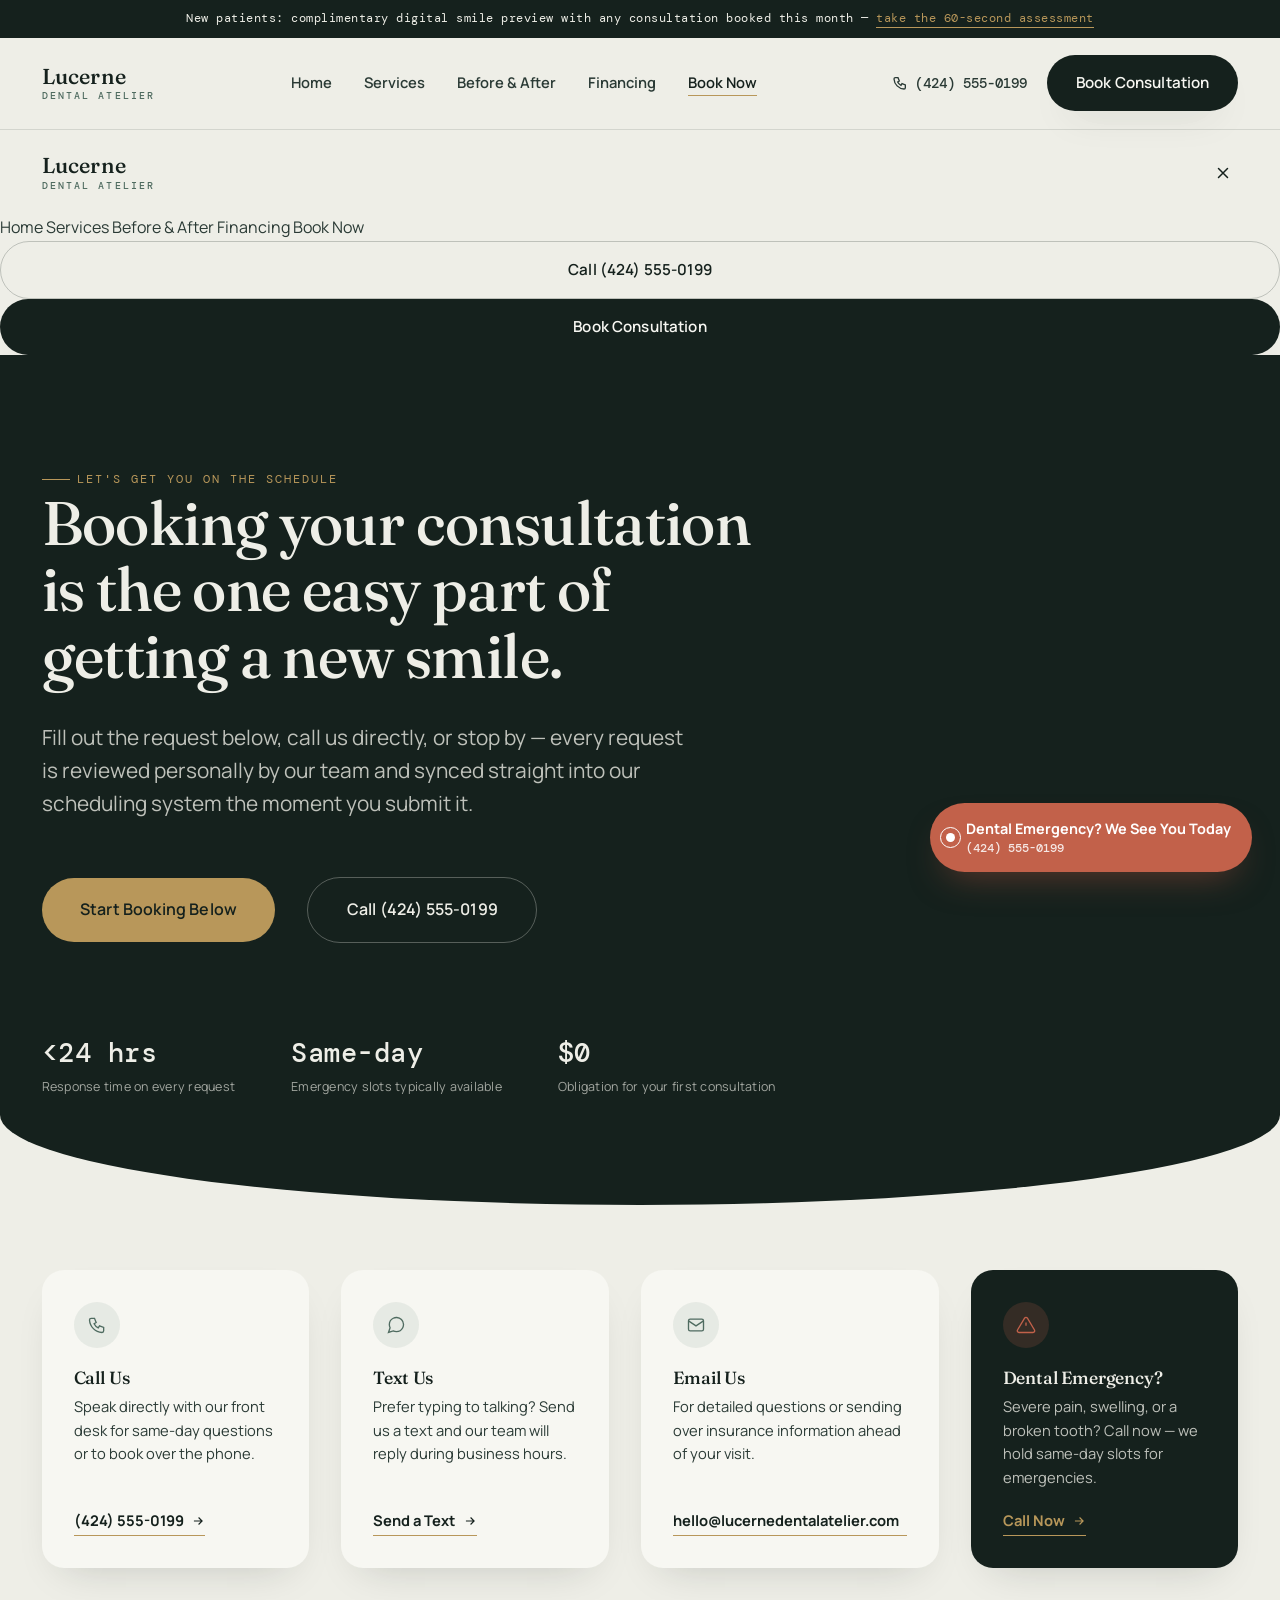
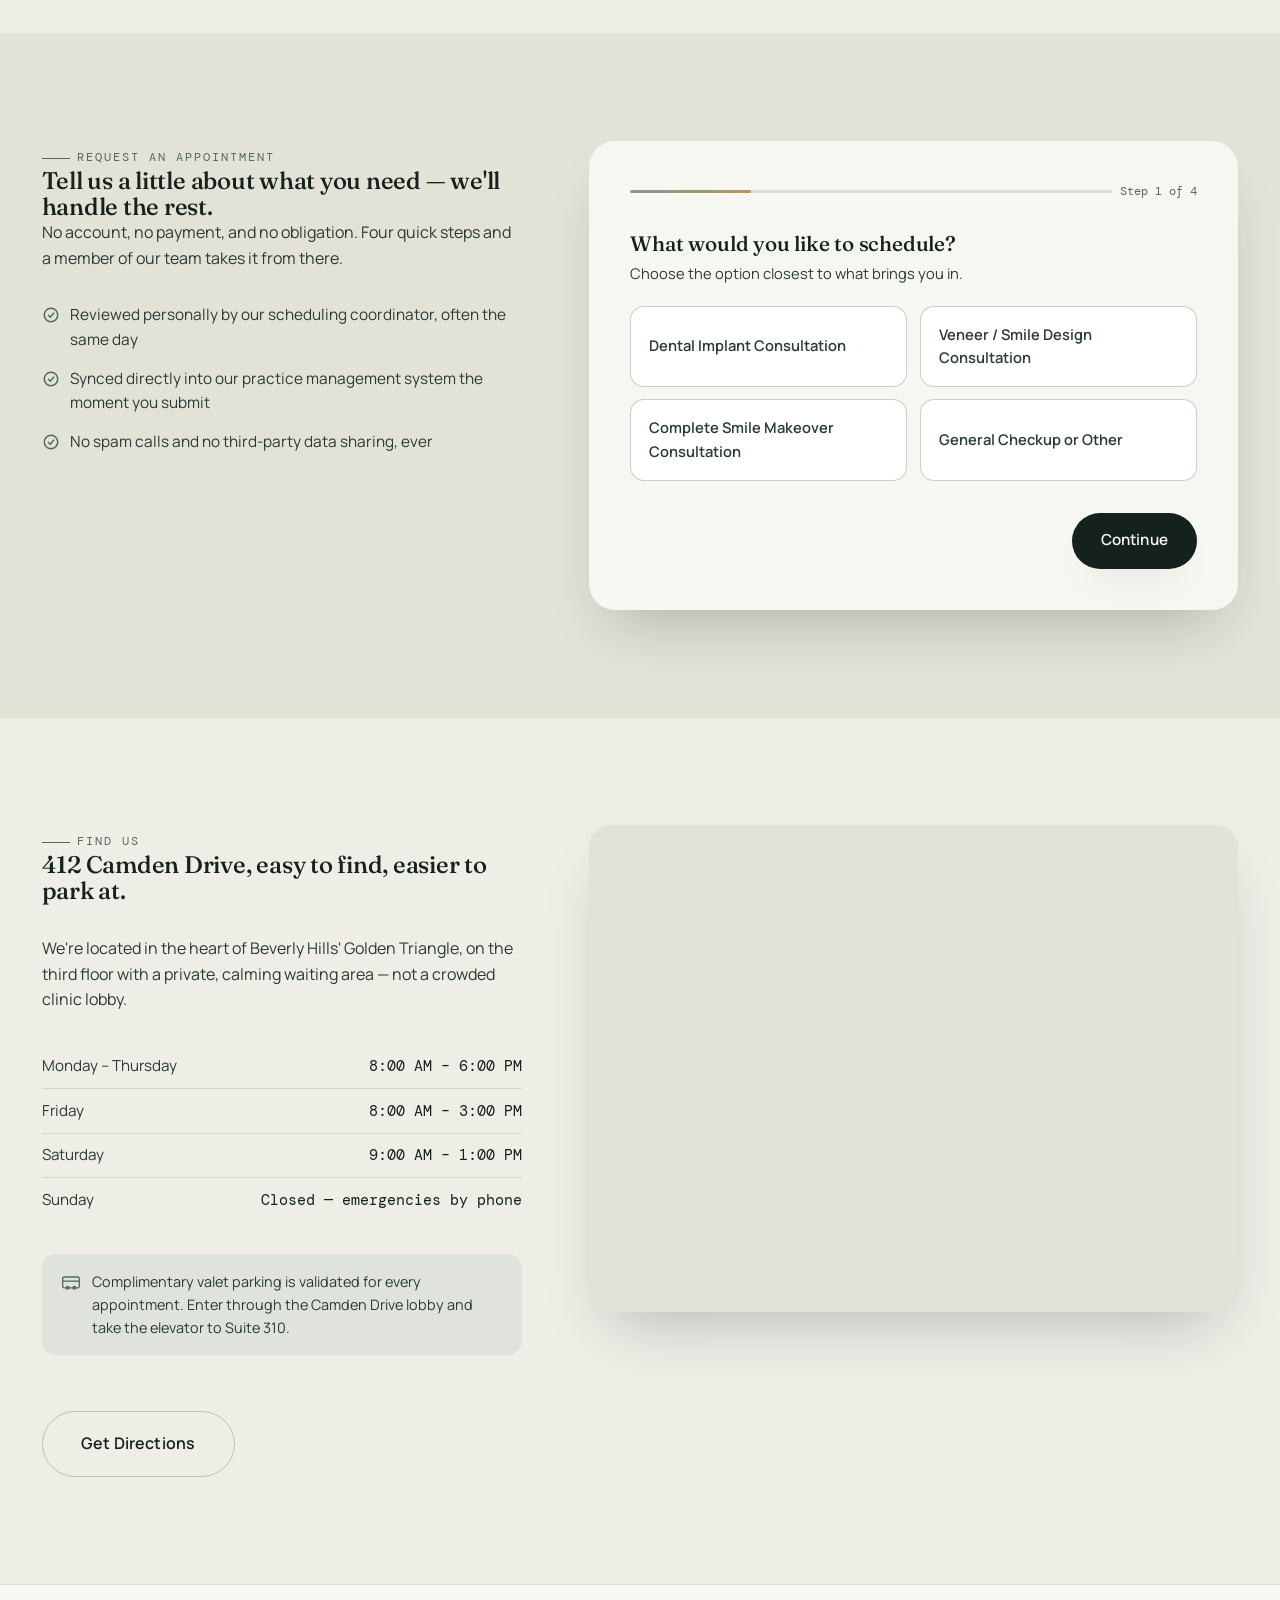
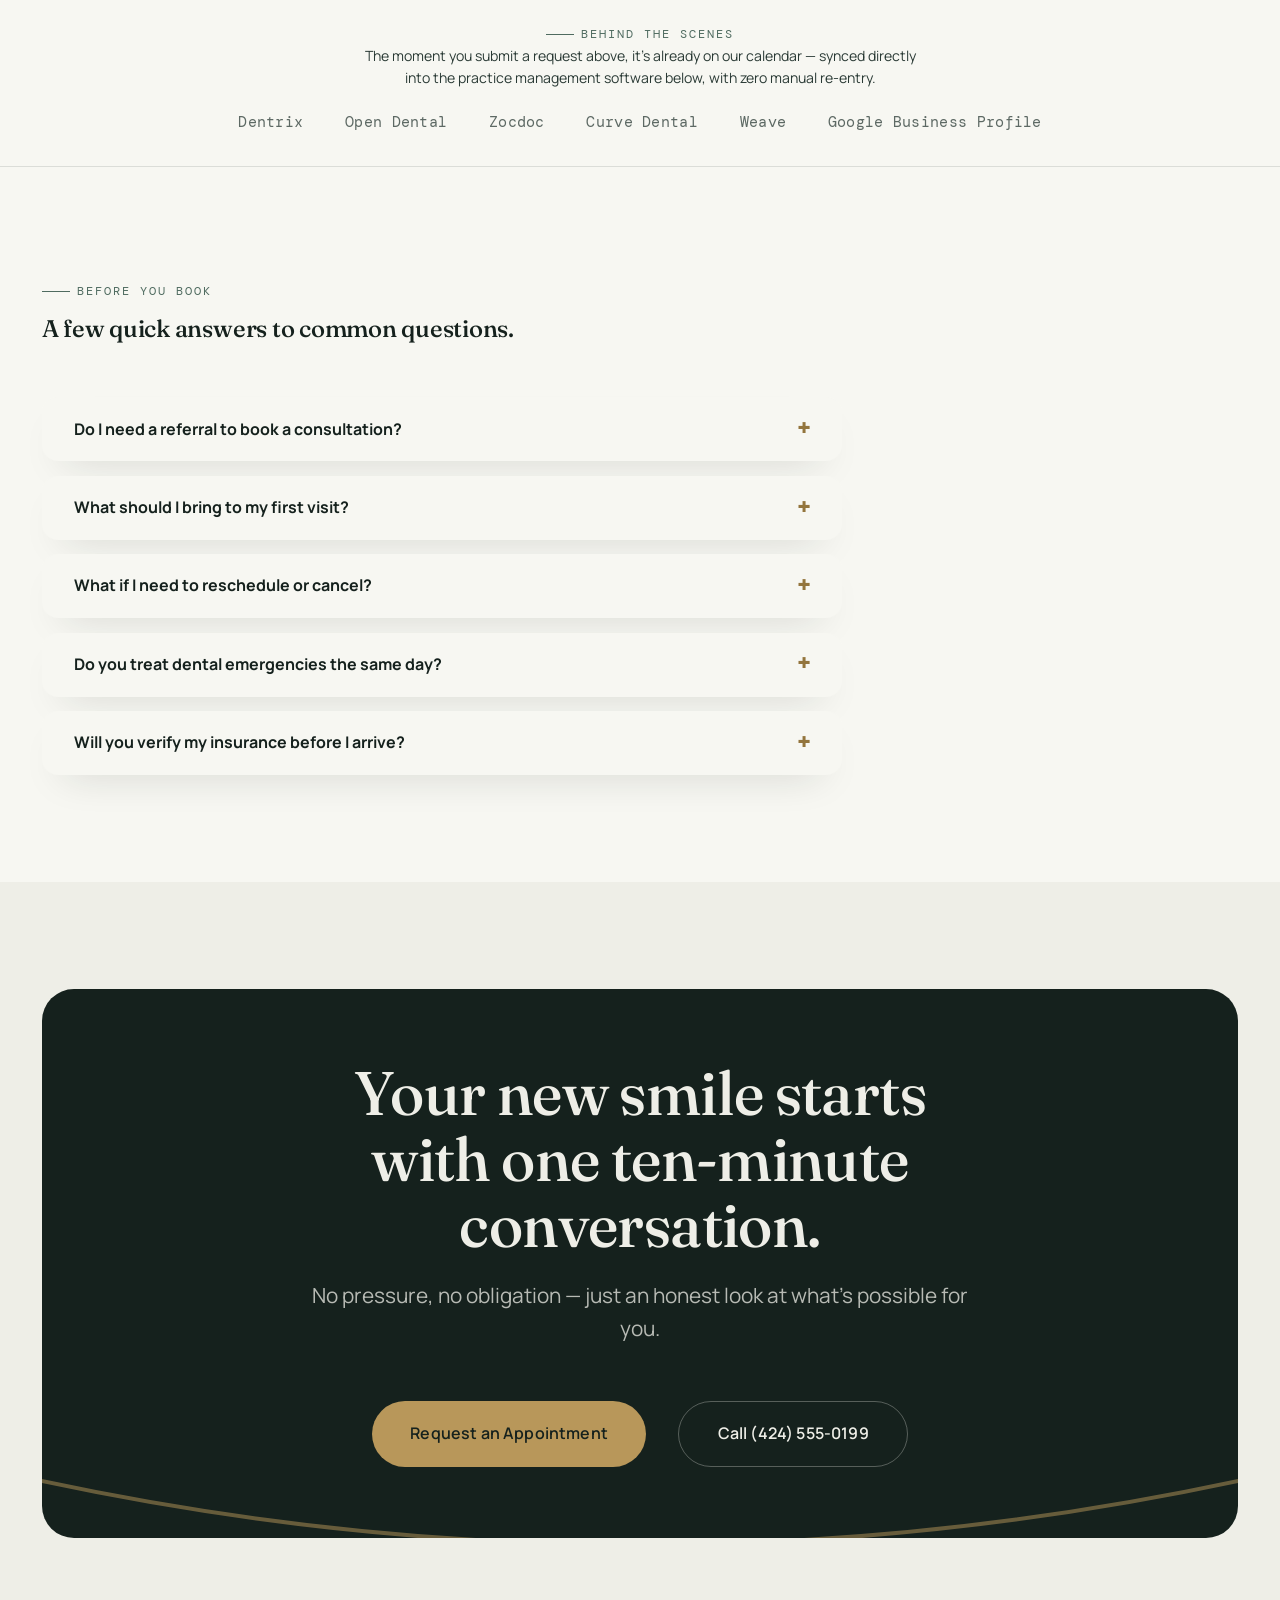
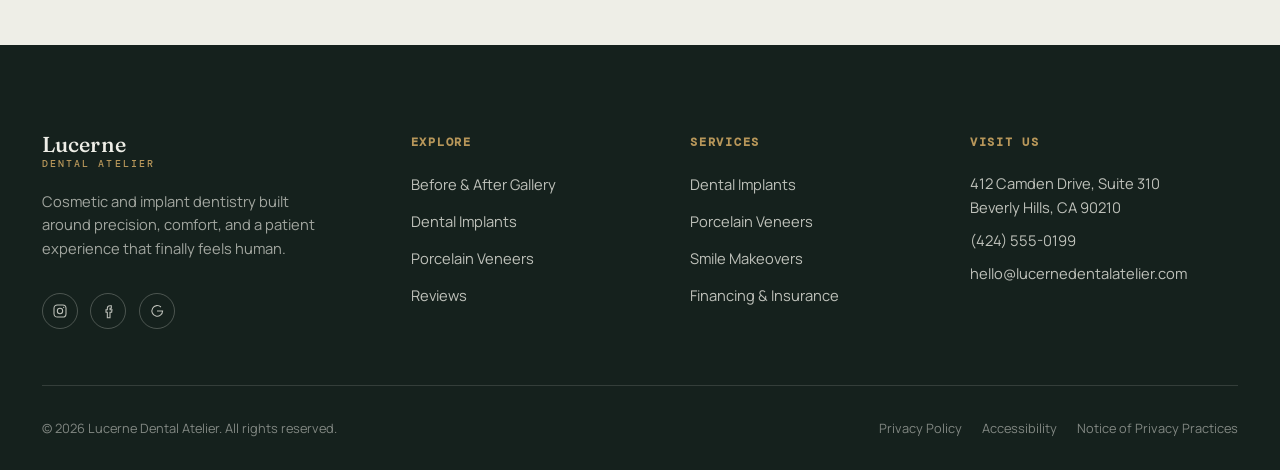
<file: contact.html>
<!DOCTYPE html>
<html lang="en">
<head>
<meta charset="UTF-8">
<meta name="viewport" content="width=device-width, initial-scale=1.0">
<title>Contact &amp; Book a Consultation | Lucerne Dental Atelier — Beverly Hills, CA</title>
<meta name="description" content="Book a consultation at Lucerne Dental Atelier in Beverly Hills, CA. Request an appointment online, call, or visit us — plus same-day emergency care and clear directions.">

<!-- ===================================================================
     LOCAL SEO CUSTOMIZATION ZONE
     Swap business name, NAP, geo-coordinates, and review counts to
     match the deployed clinic. The map embed URL below uses a plain
     address query (no API key required) as a reliable fallback if
     the Google Maps JavaScript API isn't provisioned for this client.
     =================================================================== -->
<link rel="canonical" href="https://www.lucernedentalatelier.com/contact.html">
<meta property="og:type" content="website">
<meta property="og:title" content="Contact &amp; Book a Consultation — Lucerne Dental Atelier">
<meta property="og:description" content="Request an appointment online, call our office, or stop by — including same-day emergency care.">
<meta property="og:image" content="https://picsum.photos/seed/lucerne-contact-og-share/1200/630">
<meta property="og:url" content="https://www.lucernedentalatelier.com/contact.html">

<script type="application/ld+json">
{
  "@context": "https://schema.org",
  "@graph": [
    {
      "@type": "BreadcrumbList",
      "itemListElement": [
        { "@type": "ListItem", "position": 1, "name": "Home", "item": "https://www.lucernedentalatelier.com/" },
        { "@type": "ListItem", "position": 2, "name": "Contact & Book", "item": "https://www.lucernedentalatelier.com/contact.html" }
      ]
    },
    {
      "@type": "FAQPage",
      "mainEntity": [
        {
          "@type": "Question",
          "name": "Do I need a referral to book a consultation?",
          "acceptedAnswer": { "@type": "Answer", "text": "No referral is needed. You can request a consultation directly online or by phone, whether you're a new or returning patient." }
        },
        {
          "@type": "Question",
          "name": "What should I bring to my first visit?",
          "acceptedAnswer": { "@type": "Answer", "text": "Bring a photo ID, your insurance card if applicable, and a list of any current medications. If you have recent X-rays from another provider, feel free to bring those too." }
        },
        {
          "@type": "Question",
          "name": "Do you treat dental emergencies the same day?",
          "acceptedAnswer": { "@type": "Answer", "text": "Yes. Call our office directly and we'll do everything possible to see you the same day for urgent issues like severe pain, swelling, or a broken tooth." }
        }
      ]
    }
  ]
}
</script>
<!-- END LOCAL SEO CUSTOMIZATION ZONE -->

<link rel="stylesheet" href="style.css">
<style>
/* -------------------------------------------------------------
   PAGE-SPECIFIC: CONTACT & FRICTIONLESS BOOKING
   Built on top of the shared token system in style.css — every
   color, font, radius, and spacing value below references the
   same custom properties used sitewide.
------------------------------------------------------------- */

.main-nav__links a[aria-current="page"] { color: var(--ink); }
.main-nav__links a[aria-current="page"]::after { right: 0; }

.page-hero h1 { color: var(--porcelain); font-size: var(--fs-h1); max-width: 19ch; }
.page-hero p.hero__sub { color: rgba(238,238,231,0.78); }
.page-hero .hero__trust-item .stat-number { color: var(--porcelain); }
.page-hero .hero__trust-item span { color: rgba(238,238,231,0.65); }

/* Contact method cards */
.contact-card {
  background: var(--porcelain-flat);
  border-radius: var(--radius-card);
  padding: var(--space-md);
  box-shadow: var(--shadow-card);
  height: 100%;
  display: flex;
  flex-direction: column;
  transition: transform 0.4s var(--ease-smile), box-shadow 0.4s var(--ease-smile);
}
.contact-card:hover { transform: translateY(-5px); box-shadow: var(--shadow-soft); }
.contact-card__icon {
  width: 46px; height: 46px;
  border-radius: 50%;
  display: flex; align-items: center; justify-content: center;
  background: var(--sage-tint);
  color: var(--sage-deep);
  margin-bottom: var(--space-sm);
}
.contact-card--urgent { background: var(--ink); }
.contact-card--urgent .contact-card__icon { background: rgba(194,97,74,0.18); color: var(--clay); }
.contact-card--urgent h3, .contact-card--urgent p { color: var(--porcelain); }
.contact-card--urgent p { opacity: 0.78; }
.contact-card h3 { font-size: 1.1rem; margin-bottom: 0.5rem; }
.contact-card p { font-size: 0.92rem; flex-grow: 1; margin-bottom: var(--space-sm); }

/* Booking quiz copy column reuses assessment__wrap / quiz from style.css */
.assessment__wrap.booking-wrap { align-items: start; }

/* Allow a textarea inside the shared .quiz__field component */
.quiz__field textarea {
  width: 100%;
  padding: 0.9em 1.1em;
  border: 1.5px solid var(--ink-line-strong);
  border-radius: 12px;
  background: var(--white);
  font-family: var(--font-body);
  font-size: 0.95rem;
  resize: vertical;
  min-height: 90px;
}
.quiz__field textarea:focus { border-color: var(--gold); outline: none; }
.quiz__field--optional label span { font-weight: 400; color: var(--ink-soft); font-size: 0.8rem; }

/* Map & visit-us section */
.visit-row {
  display: grid;
  grid-template-columns: 0.85fr 1.15fr;
  gap: clamp(2rem, 1rem + 4vw, 5rem);
  align-items: start;
}
.hours-list { margin-top: var(--space-md); display: flex; flex-direction: column; gap: 0; }
.hours-list__row { display: flex; justify-content: space-between; padding-block: 0.6rem; border-bottom: 1px solid var(--ink-line); font-size: 0.95rem; }
.hours-list__row:last-child { border-bottom: none; }
.hours-list__row dt { color: var(--ink-soft); }
.hours-list__row dd { font-family: var(--font-mono); color: var(--ink); margin: 0; }

.map-frame {
  border-radius: var(--radius-card);
  overflow: hidden;
  box-shadow: var(--shadow-soft);
  aspect-ratio: 4/3;
  background: var(--porcelain-deep);
}
.map-frame iframe { width: 100%; height: 100%; border: 0; display: block; }

.access-note {
  display: flex;
  gap: 0.8em;
  align-items: flex-start;
  font-size: 0.9rem;
  color: var(--ink-soft);
  margin-top: var(--space-md);
  padding: 1rem 1.2rem;
  background: var(--sage-tint);
  border-radius: 14px;
}
.access-note svg { flex-shrink: 0; margin-top: 2px; color: var(--sage-deep); }

/* FAQ accordion */
.faq-list { display: flex; flex-direction: column; gap: 0.9rem; max-width: 800px; }
.faq-item { background: var(--porcelain-flat); border-radius: 16px; padding-inline: var(--space-md); box-shadow: var(--shadow-card); }
.faq-item summary { cursor: pointer; list-style: none; padding-block: 1.2rem; font-weight: 700; font-size: 1rem; color: var(--ink); display: flex; justify-content: space-between; align-items: center; gap: 1rem; }
.faq-item summary::-webkit-details-marker { display: none; }
.faq-item summary::after { content: '+'; flex-shrink: 0; font-family: var(--font-mono); font-size: 1.4rem; line-height: 1; color: var(--gold-deep); transition: transform 0.3s var(--ease-smile); }
.faq-item[open] summary::after { transform: rotate(45deg); }
.faq-item p { padding-bottom: 1.2rem; margin: 0; color: var(--ink-soft); font-size: 0.96rem; }

@media (max-width: 1024px) {
  .visit-row { grid-template-columns: 1fr; }
  .map-frame { max-width: 560px; }
}
@media (max-width: 768px) {
  .page-hero h1 { max-width: none; }
}
</style>
</head>
<body>

<!-- ============== ANNOUNCEMENT BAR ============== -->
<div class="announce-bar">
  New patients: complimentary digital smile preview with any consultation booked this month — <a href="index.html#assessment">take the 60-second assessment</a>
</div>

<!-- ============== HEADER ============== -->
<header class="site-header">
  <div class="container">
    <a href="index.html#top" class="brand">Lucerne<span>Dental Atelier</span></a>

    <nav class="main-nav">
      <ul class="main-nav__links">
        <li><a href="index.html">Home</a></li>
        <li><a href="services.html">Services</a></li>
        <li><a href="gallery.html">Before & After</a></li>
        <li><a href="financing.html">Financing</a></li>
        <li><a href="contact.html" aria-current="page">Book Now</a></li>
      </ul>
    </nav>

    <div class="header-cta">
      <a href="tel:+14245550199" class="header-phone">
        <svg width="16" height="16" viewBox="0 0 24 24" fill="none" stroke="currentColor" stroke-width="2" stroke-linecap="round"><path d="M5 4h4l2 5-2.5 1.5a11 11 0 0 0 5 5L15 13l5 2v4a2 2 0 0 1-2 2A16 16 0 0 1 3 6a2 2 0 0 1 2-2Z"/></svg>
        <span class="label-text">(424) 555-0199</span>
      </a>
      <a href="#book" class="btn btn--primary">Book Consultation</a>
      <button class="nav-toggle" aria-label="Open menu" aria-expanded="false" id="navToggle">
        <svg width="18" height="18" viewBox="0 0 24 24" fill="none" stroke="currentColor" stroke-width="2" stroke-linecap="round"><path d="M3 6h18M3 12h18M3 18h18"/></svg>
      </button>
    </div>
  </div>
</header>

<!-- Mobile drawer -->
<div class="mobile-drawer" id="mobileDrawer">
  <div class="mobile-drawer__top">
    <a href="index.html#top" class="brand">Lucerne<span>Dental Atelier</span></a>
    <button class="nav-toggle" aria-label="Close menu" id="navClose">
      <svg width="18" height="18" viewBox="0 0 24 24" fill="none" stroke="currentColor" stroke-width="2" stroke-linecap="round"><path d="M6 6l12 12M18 6L6 18"/></svg>
    </button>
  </div>
  <nav>
    <a href="index.html">Home</a>
    <a href="services.html">Services</a>
    <a href="gallery.html">Before & After</a>
    <a href="financing.html">Financing</a>
    <a href="contact.html">Book Now</a>
  </nav>
  <div class="mobile-drawer__footer">
    <a href="tel:+14245550199" class="btn btn--outline btn--block">Call (424) 555-0199</a>
    <a href="#book" class="btn btn--primary btn--block">Book Consultation</a>
  </div>
</div>

<main id="top">

  <!-- ============== PAGE HERO ============== -->
  <section class="section page-hero section--ink smile-cut">
    <div class="container">
      <div>
        <span class="eyebrow on-dark">Let's get you on the schedule</span>
        <h1>Booking your consultation is the one easy part of getting a new smile.</h1>
        <p class="hero__sub">Fill out the request below, call us directly, or stop by — every request is reviewed personally by our team and synced straight into our scheduling system the moment you submit it.</p>

        <div class="hero__actions">
          <a href="#book" class="btn btn--gold btn--lg">Start Booking Below</a>
          <a href="tel:+14245550199" class="btn btn--outline on-dark btn--lg">Call (424) 555-0199</a>
        </div>

        <div class="hero__trust">
          <div class="hero__trust-item">
            <span class="stat-number">&lt;24 hrs</span>
            <span>Response time on every request</span>
          </div>
          <div class="hero__trust-item">
            <span class="stat-number">Same-day</span>
            <span>Emergency slots typically available</span>
          </div>
          <div class="hero__trust-item">
            <span class="stat-number">$0</span>
            <span>Obligation for your first consultation</span>
          </div>
        </div>
      </div>
    </div>
  </section>

  <!-- ============== CONTACT METHODS ============== -->
  <section class="section--tight">
    <div class="container">
      <div class="grid grid-4">
        <div class="contact-card reveal">
          <div class="contact-card__icon">
            <svg width="20" height="20" viewBox="0 0 24 24" fill="none" stroke="currentColor" stroke-width="1.6"><path d="M5 4h4l2 5-2.5 1.5a11 11 0 0 0 5 5L15 13l5 2v4a2 2 0 0 1-2 2A16 16 0 0 1 3 6a2 2 0 0 1 2-2Z"/></svg>
          </div>
          <h3>Call Us</h3>
          <p>Speak directly with our front desk for same-day questions or to book over the phone.</p>
          <a href="tel:+14245550199" class="service-card__link">(424) 555-0199
            <svg width="14" height="14" viewBox="0 0 24 24" fill="none" stroke="currentColor" stroke-width="2"><path d="M5 12h14M13 6l6 6-6 6"/></svg>
          </a>
        </div>

        <div class="contact-card reveal">
          <div class="contact-card__icon">
            <svg width="20" height="20" viewBox="0 0 24 24" fill="none" stroke="currentColor" stroke-width="1.6"><path d="M21 11.5a8.38 8.38 0 0 1-.9 3.8 8.5 8.5 0 0 1-7.6 4.7 8.38 8.38 0 0 1-3.8-.9L3 21l1.9-5.7a8.38 8.38 0 0 1-.9-3.8 8.5 8.5 0 0 1 4.7-7.6 8.38 8.38 0 0 1 3.8-.9h.5a8.48 8.48 0 0 1 8 8v.5Z"/></svg>
          </div>
          <h3>Text Us</h3>
          <p>Prefer typing to talking? Send us a text and our team will reply during business hours.</p>
          <a href="sms:+14245550199" class="service-card__link">Send a Text
            <svg width="14" height="14" viewBox="0 0 24 24" fill="none" stroke="currentColor" stroke-width="2"><path d="M5 12h14M13 6l6 6-6 6"/></svg>
          </a>
        </div>

        <div class="contact-card reveal">
          <div class="contact-card__icon">
            <svg width="20" height="20" viewBox="0 0 24 24" fill="none" stroke="currentColor" stroke-width="1.6"><rect x="3" y="5" width="18" height="14" rx="2"/><path d="M3 7l9 6 9-6"/></svg>
          </div>
          <h3>Email Us</h3>
          <p>For detailed questions or sending over insurance information ahead of your visit.</p>
          <a href="mailto:hello@lucernedentalatelier.com" class="service-card__link">hello@lucernedentalatelier.com
            <svg width="14" height="14" viewBox="0 0 24 24" fill="none" stroke="currentColor" stroke-width="2"><path d="M5 12h14M13 6l6 6-6 6"/></svg>
          </a>
        </div>

        <div class="contact-card contact-card--urgent reveal">
          <div class="contact-card__icon">
            <svg width="20" height="20" viewBox="0 0 24 24" fill="none" stroke="currentColor" stroke-width="1.6"><path d="M12 9v4M12 17h.01M10.3 3.86 1.82 18a2 2 0 0 0 1.71 3h16.94a2 2 0 0 0 1.71-3L13.7 3.86a2 2 0 0 0-3.4 0Z"/></svg>
          </div>
          <h3>Dental Emergency?</h3>
          <p>Severe pain, swelling, or a broken tooth? Call now — we hold same-day slots for emergencies.</p>
          <a href="tel:+14245550199" class="service-card__link" style="color:var(--gold);">Call Now
            <svg width="14" height="14" viewBox="0 0 24 24" fill="none" stroke="currentColor" stroke-width="2"><path d="M5 12h14M13 6l6 6-6 6"/></svg>
          </a>
        </div>
      </div>
    </div>
  </section>

  <!-- ============== MULTI-STEP BOOKING FORM ============== -->
  <section class="section assessment section--deep" id="book">
    <div class="container assessment__wrap booking-wrap">
      <div class="assessment__copy">
        <span class="eyebrow">Request an appointment</span>
        <h2>Tell us a little about what you need — we'll handle the rest.</h2>
        <p class="wide">No account, no payment, and no obligation. Four quick steps and a member of our team takes it from there.</p>
        <ul>
          <li>
            <svg width="18" height="18" viewBox="0 0 24 24" fill="none" stroke="currentColor" stroke-width="2"><circle cx="12" cy="12" r="9"/><path d="M8 12l3 3 5-6"/></svg>
            Reviewed personally by our scheduling coordinator, often the same day
          </li>
          <li>
            <svg width="18" height="18" viewBox="0 0 24 24" fill="none" stroke="currentColor" stroke-width="2"><circle cx="12" cy="12" r="9"/><path d="M8 12l3 3 5-6"/></svg>
            Synced directly into our practice management system the moment you submit
          </li>
          <li>
            <svg width="18" height="18" viewBox="0 0 24 24" fill="none" stroke="currentColor" stroke-width="2"><circle cx="12" cy="12" r="9"/><path d="M8 12l3 3 5-6"/></svg>
            No spam calls and no third-party data sharing, ever
          </li>
        </ul>
      </div>

      <div class="quiz" id="bookingQuiz">
        <div class="quiz__progress">
          <div class="quiz__progress-track"><div class="quiz__progress-fill" id="bookProgressFill"></div></div>
          <span class="quiz__progress-label" id="bookProgressLabel">Step 1 of 4</span>
        </div>

        <!-- STEP 1 -->
        <div class="quiz__step is-active" data-step="1">
          <h3>What would you like to schedule?</h3>
          <p>Choose the option closest to what brings you in.</p>
          <div class="quiz__options" data-group="reason">
            <button class="quiz__option" type="button">Dental Implant Consultation</button>
            <button class="quiz__option" type="button">Veneer / Smile Design Consultation</button>
            <button class="quiz__option" type="button">Complete Smile Makeover Consultation</button>
            <button class="quiz__option" type="button">General Checkup or Other</button>
          </div>
          <div class="quiz__nav">
            <button class="quiz__back" type="button" disabled>Back</button>
            <button class="btn btn--primary quiz-next" type="button" data-next="2" disabled>Continue</button>
          </div>
        </div>

        <!-- STEP 2 -->
        <div class="quiz__step" data-step="2">
          <h3>What's your ideal timeline?</h3>
          <p>We'll prioritize your scheduling request accordingly.</p>
          <div class="quiz__options" data-group="timeline">
            <button class="quiz__option" type="button">As soon as possible</button>
            <button class="quiz__option" type="button">Within the next 1–3 months</button>
            <button class="quiz__option" type="button">Planning ahead, no rush</button>
            <button class="quiz__option" type="button">Just gathering information for now</button>
          </div>
          <div class="quiz__nav">
            <button class="quiz__back" type="button" data-back="1">Back</button>
            <button class="btn btn--primary quiz-next" type="button" data-next="3" disabled>Continue</button>
          </div>
        </div>

        <!-- STEP 3 -->
        <div class="quiz__step" data-step="3">
          <h3>Best time of day to reach you?</h3>
          <p>So our coordinator calls or texts at a convenient moment.</p>
          <div class="quiz__options" data-group="bestTime">
            <button class="quiz__option" type="button">Weekday mornings</button>
            <button class="quiz__option" type="button">Weekday afternoons</button>
            <button class="quiz__option" type="button">Weekday evenings</button>
            <button class="quiz__option" type="button">Saturdays</button>
          </div>
          <div class="quiz__nav">
            <button class="quiz__back" type="button" data-back="2">Back</button>
            <button class="btn btn--primary quiz-next" type="button" data-next="4" disabled>Continue</button>
          </div>
        </div>

        <!-- STEP 4: CONTACT -->
        <div class="quiz__step" data-step="4">
          <h3>Where should we send your confirmation?</h3>
          <p>A member of our team reviews every request personally — no auto-dialers.</p>
          <div class="quiz__field">
            <label for="bName">Full name</label>
            <input type="text" id="bName" placeholder="Jordan Avery">
          </div>
          <div class="quiz__field">
            <label for="bPhone">Mobile number</label>
            <input type="tel" id="bPhone" placeholder="(424) 555-0199">
          </div>
          <div class="quiz__field">
            <label for="bEmail">Email address</label>
            <input type="email" id="bEmail" placeholder="jordan@email.com">
          </div>
          <div class="quiz__field quiz__field--optional">
            <label for="bNote">Anything we should know? <span>(optional)</span></label>
            <textarea id="bNote" placeholder="E.g. I'm nervous about dental visits, or I have a specific tooth that's bothering me."></textarea>
          </div>
          <div class="quiz__nav">
            <button class="quiz__back" type="button" data-back="3">Back</button>
            <button class="btn btn--primary" type="button" id="bookSubmit">Request My Appointment</button>
          </div>
        </div>

        <!-- RESULT -->
        <div class="quiz__step" data-step="result">
          <div class="quiz__result">
            <div class="quiz__result-badge">
              <svg width="26" height="26" viewBox="0 0 24 24" fill="none" stroke="currentColor" stroke-width="2"><circle cx="12" cy="12" r="9"/><path d="M8 12l3 3 5-6"/></svg>
            </div>
            <h3>You're on the schedule — almost.</h3>
            <p style="margin:0 auto 1.5rem;max-width:42ch;">Your request has already been logged in our scheduling system. A member of our team personally reviews every request and will reach out within one business day — often the same day — to confirm your appointment time.</p>
            <a href="tel:+14245550199" class="btn btn--primary btn--block">Or Call Us Now: (424) 555-0199</a>
          </div>
        </div>
      </div>
    </div>
  </section>

  <!-- ============== VISIT US & MAP ============== -->
  <section class="section">
    <div class="container">
      <div class="visit-row">
        <div>
          <span class="eyebrow">Find us</span>
          <h2 style="margin-bottom: var(--space-md);">412 Camden Drive, easy to find, easier to park at.</h2>
          <p class="wide">We're located in the heart of Beverly Hills' Golden Triangle, on the third floor with a private, calming waiting area — not a crowded clinic lobby.</p>

          <dl class="hours-list">
            <div class="hours-list__row"><dt>Monday – Thursday</dt><dd>8:00 AM – 6:00 PM</dd></div>
            <div class="hours-list__row"><dt>Friday</dt><dd>8:00 AM – 3:00 PM</dd></div>
            <div class="hours-list__row"><dt>Saturday</dt><dd>9:00 AM – 1:00 PM</dd></div>
            <div class="hours-list__row"><dt>Sunday</dt><dd>Closed — emergencies by phone</dd></div>
          </dl>

          <div class="access-note">
            <svg width="20" height="20" viewBox="0 0 24 24" fill="none" stroke="currentColor" stroke-width="1.6"><rect x="2" y="6" width="20" height="13" rx="2"/><circle cx="8" cy="19" r="1.6"/><circle cx="16" cy="19" r="1.6"/><path d="M2 11h20"/></svg>
            <span>Complimentary valet parking is validated for every appointment. Enter through the Camden Drive lobby and take the elevator to Suite 310.</span>
          </div>

          <div class="hero__actions" style="margin-top: var(--space-lg);">
            <a href="https://www.google.com/maps?q=412+Camden+Drive+Suite+310+Beverly+Hills+CA+90210" class="btn btn--outline btn--lg" target="_blank" rel="noopener">Get Directions</a>
          </div>
        </div>

        <div class="map-frame reveal">
          <iframe
            src="https://www.google.com/maps?q=412+Camden+Drive+Suite+310+Beverly+Hills+CA+90210&output=embed"
            title="Map showing Lucerne Dental Atelier location at 412 Camden Drive, Suite 310, Beverly Hills, CA 90210"
            loading="lazy"
            referrerpolicy="no-referrer-when-downgrade"
            allowfullscreen>
          </iframe>
        </div>
      </div>
    </div>
  </section>

  <!-- ============== INTEGRATIONS STRIP (clinic-owner pitch hook) ============== -->
  <section class="integrations">
    <div class="container">
      <div class="integrations__head">
        <span class="eyebrow">Behind the scenes</span>
        <p>The moment you submit a request above, it's already on our calendar — synced directly into the practice management software below, with zero manual re-entry.</p>
      </div>
      <div class="integrations__row">
        <span class="integration-badge">Dentrix</span>
        <span class="integration-badge">Open Dental</span>
        <span class="integration-badge">Zocdoc</span>
        <span class="integration-badge">Curve Dental</span>
        <span class="integration-badge">Weave</span>
        <span class="integration-badge">Google Business Profile</span>
      </div>
    </div>
  </section>

  <!-- ============== BOOKING FAQ ============== -->
  <section class="section section--flat">
    <div class="container">
      <div class="section-head">
        <span class="eyebrow">Before you book</span>
        <h2>A few quick answers to common questions.</h2>
      </div>

      <div class="faq-list">
        <details class="faq-item">
          <summary>Do I need a referral to book a consultation?</summary>
          <p>No referral is needed. You can request a consultation directly through the form above or by phone, whether you're a brand-new patient or returning after time away.</p>
        </details>
        <details class="faq-item">
          <summary>What should I bring to my first visit?</summary>
          <p>A photo ID, your insurance card if you have one, and a list of any current medications. If you have recent X-rays from another provider, feel free to bring or email those ahead of time.</p>
        </details>
        <details class="faq-item">
          <summary>What if I need to reschedule or cancel?</summary>
          <p>Just call or text our office at least 24 hours ahead and we'll find a new time that works — no penalty for advance notice. Same-day cancellations may be asked to reschedule for the next available slot.</p>
        </details>
        <details class="faq-item">
          <summary>Do you treat dental emergencies the same day?</summary>
          <p>Yes. Call our office directly for severe pain, swelling, a broken tooth, or a lost crown — we hold same-day slots specifically for urgent cases.</p>
        </details>
        <details class="faq-item">
          <summary>Will you verify my insurance before I arrive?</summary>
          <p>Yes — once you submit the form above with your insurance details (or call ahead), our team verifies your benefits in advance so you know your estimated coverage before your visit, not after.</p>
        </details>
      </div>
    </div>
  </section>

  <!-- ============== CLOSING CTA ============== -->
  <section class="section">
    <div class="container">
      <div class="cta-banner reveal">
        <svg class="cta-banner__arc" viewBox="0 0 600 60" fill="none" xmlns="http://www.w3.org/2000/svg" aria-hidden="true"><path d="M0,4 Q300,68 600,4" stroke-width="2"/></svg>
        <h2>Your new smile starts with one ten-minute conversation.</h2>
        <p>No pressure, no obligation — just an honest look at what's possible for you.</p>
        <div class="cta-banner__actions">
          <a href="#book" class="btn btn--gold btn--lg">Request an Appointment</a>
          <a href="tel:+14245550199" class="btn btn--outline on-dark btn--lg">Call (424) 555-0199</a>
        </div>
      </div>
    </div>
  </section>

</main>

<!-- ============== FOOTER ============== -->
<footer class="site-footer">
  <div class="container">
    <div class="footer-grid">
      <div class="footer-brand">
        <a href="index.html#top" class="brand">Lucerne<span>Dental Atelier</span></a>
        <p>Cosmetic and implant dentistry built around precision, comfort, and a patient experience that finally feels human.</p>
        <div class="footer-social">
          <a href="#" aria-label="Instagram"><svg width="16" height="16" viewBox="0 0 24 24" fill="none" stroke="currentColor" stroke-width="1.6"><rect x="3" y="3" width="18" height="18" rx="5"/><circle cx="12" cy="12" r="4"/><circle cx="17.5" cy="6.5" r="1" fill="currentColor" stroke="none"/></svg></a>
          <a href="#" aria-label="Facebook"><svg width="16" height="16" viewBox="0 0 24 24" fill="none" stroke="currentColor" stroke-width="1.6"><path d="M15 8h2V4h-2a4 4 0 0 0-4 4v2H9v4h2v8h4v-8h2.5l.5-4H15V8Z"/></svg></a>
          <a href="#" aria-label="Google Reviews"><svg width="16" height="16" viewBox="0 0 24 24" fill="none" stroke="currentColor" stroke-width="1.6"><path d="M12 12h8.4a8 8 0 1 1-2.5-6"/></svg></a>
        </div>
      </div>

      <div class="footer-col">
        <h4>Explore</h4>
        <ul>
          <li><a href="gallery.html">Before &amp; After Gallery</a></li>
          <li><a href="services.html#implants">Dental Implants</a></li>
          <li><a href="services.html#veneers">Porcelain Veneers</a></li>
          <li><a href="index.html#reviews">Reviews</a></li>
        </ul>
      </div>

      <div class="footer-col">
        <h4>Services</h4>
        <ul>
          <li><a href="services.html#implants">Dental Implants</a></li>
          <li><a href="services.html#veneers">Porcelain Veneers</a></li>
          <li><a href="index.html#services">Smile Makeovers</a></li>
          <li><a href="financing.html">Financing &amp; Insurance</a></li>
        </ul>
      </div>

      <div class="footer-col">
        <h4>Visit Us</h4>
        <address>
          <div>412 Camden Drive, Suite 310<br>Beverly Hills, CA 90210</div>
          <div><a href="tel:+14245550199">(424) 555-0199</a></div>
          <div><a href="mailto:hello@lucernedentalatelier.com">hello@lucernedentalatelier.com</a></div>
        </address>
      </div>
    </div>

    <div class="footer-bottom">
      <span>© 2026 Lucerne Dental Atelier. All rights reserved.</span>
      <div class="flex gap-sm">
        <a href="#">Privacy Policy</a>
        <a href="#">Accessibility</a>
        <a href="#">Notice of Privacy Practices</a>
      </div>
    </div>
  </div>
</footer>

<!-- ============== STICKY EMERGENCY CARE ELEMENT ============== -->
<a href="tel:+14245550199" class="emergency-bar" aria-label="Call now for dental emergency care">
  <span class="emergency-bar__pulse"></span>
  <span>
    Dental Emergency? We See You Today
    <span class="emergency-bar__sub">(424) 555-0199</span>
  </span>
</a>

<script>
  // ---------- Mobile nav drawer ----------
  const navToggle = document.getElementById('navToggle');
  const navClose = document.getElementById('navClose');
  const drawer = document.getElementById('mobileDrawer');
  const openDrawer = () => { drawer.classList.add('is-open'); navToggle.setAttribute('aria-expanded','true'); };
  const closeDrawer = () => { drawer.classList.remove('is-open'); navToggle.setAttribute('aria-expanded','false'); };
  navToggle?.addEventListener('click', openDrawer);
  navClose?.addEventListener('click', closeDrawer);
  drawer?.querySelectorAll('a').forEach(a => a.addEventListener('click', closeDrawer));

  // ---------- Scroll reveal ----------
  const revealEls = document.querySelectorAll('.reveal');
  const revealObserver = new IntersectionObserver((entries) => {
    entries.forEach(entry => {
      if (entry.isIntersecting) {
        entry.target.classList.add('is-visible');
        revealObserver.unobserve(entry.target);
      }
    });
  }, { threshold: 0.15 });
  revealEls.forEach(el => revealObserver.observe(el));

  // ---------- Multi-step booking form ----------
  (function () {
    const quiz = document.getElementById('bookingQuiz');
    if (!quiz) return;

    const steps = quiz.querySelectorAll('.quiz__step');
    const progressFill = document.getElementById('bookProgressFill');
    const progressLabel = document.getElementById('bookProgressLabel');
    const totalSteps = 4;

    function goToStep(stepKey) {
      steps.forEach(s => s.classList.toggle('is-active', s.dataset.step === String(stepKey)));
      if (stepKey !== 'result') {
        const pct = (Number(stepKey) / totalSteps) * 100;
        progressFill.style.width = pct + '%';
        progressLabel.textContent = `Step ${stepKey} of ${totalSteps}`;
      } else {
        progressFill.style.width = '100%';
        progressLabel.textContent = 'Complete';
      }
      quiz.scrollIntoView({ behavior: 'smooth', block: 'center' });
    }

    // Option selection (single-select per group) + enable "Continue"
    quiz.querySelectorAll('.quiz__options').forEach(group => {
      const options = group.querySelectorAll('.quiz__option');
      const stepEl = group.closest('.quiz__step');
      const nextBtn = stepEl.querySelector('.quiz-next');
      options.forEach(opt => {
        opt.addEventListener('click', () => {
          options.forEach(o => o.classList.remove('is-selected'));
          opt.classList.add('is-selected');
          if (nextBtn) nextBtn.disabled = false;
        });
      });
    });

    quiz.querySelectorAll('[data-next]').forEach(btn => {
      btn.addEventListener('click', () => goToStep(btn.dataset.next));
    });
    quiz.querySelectorAll('[data-back]').forEach(btn => {
      btn.addEventListener('click', () => goToStep(btn.dataset.back));
    });

    // Final submit — in production, POST this payload to the practice's
    // CRM / lead-routing endpoint (e.g. Weave, Zocdoc, or a webhook into
    // Dentrix / Open Dental) instead of just showing the result panel.
    const submitBtn = document.getElementById('bookSubmit');
    submitBtn?.addEventListener('click', () => {
      const name = document.getElementById('bName').value.trim();
      const phone = document.getElementById('bPhone').value.trim();
      if (!name || !phone) {
        if (!name) document.getElementById('bName').focus();
        else document.getElementById('bPhone').focus();
        return;
      }
      goToStep('result');
    });
  })();
</script>
</body>
</html>
</file>
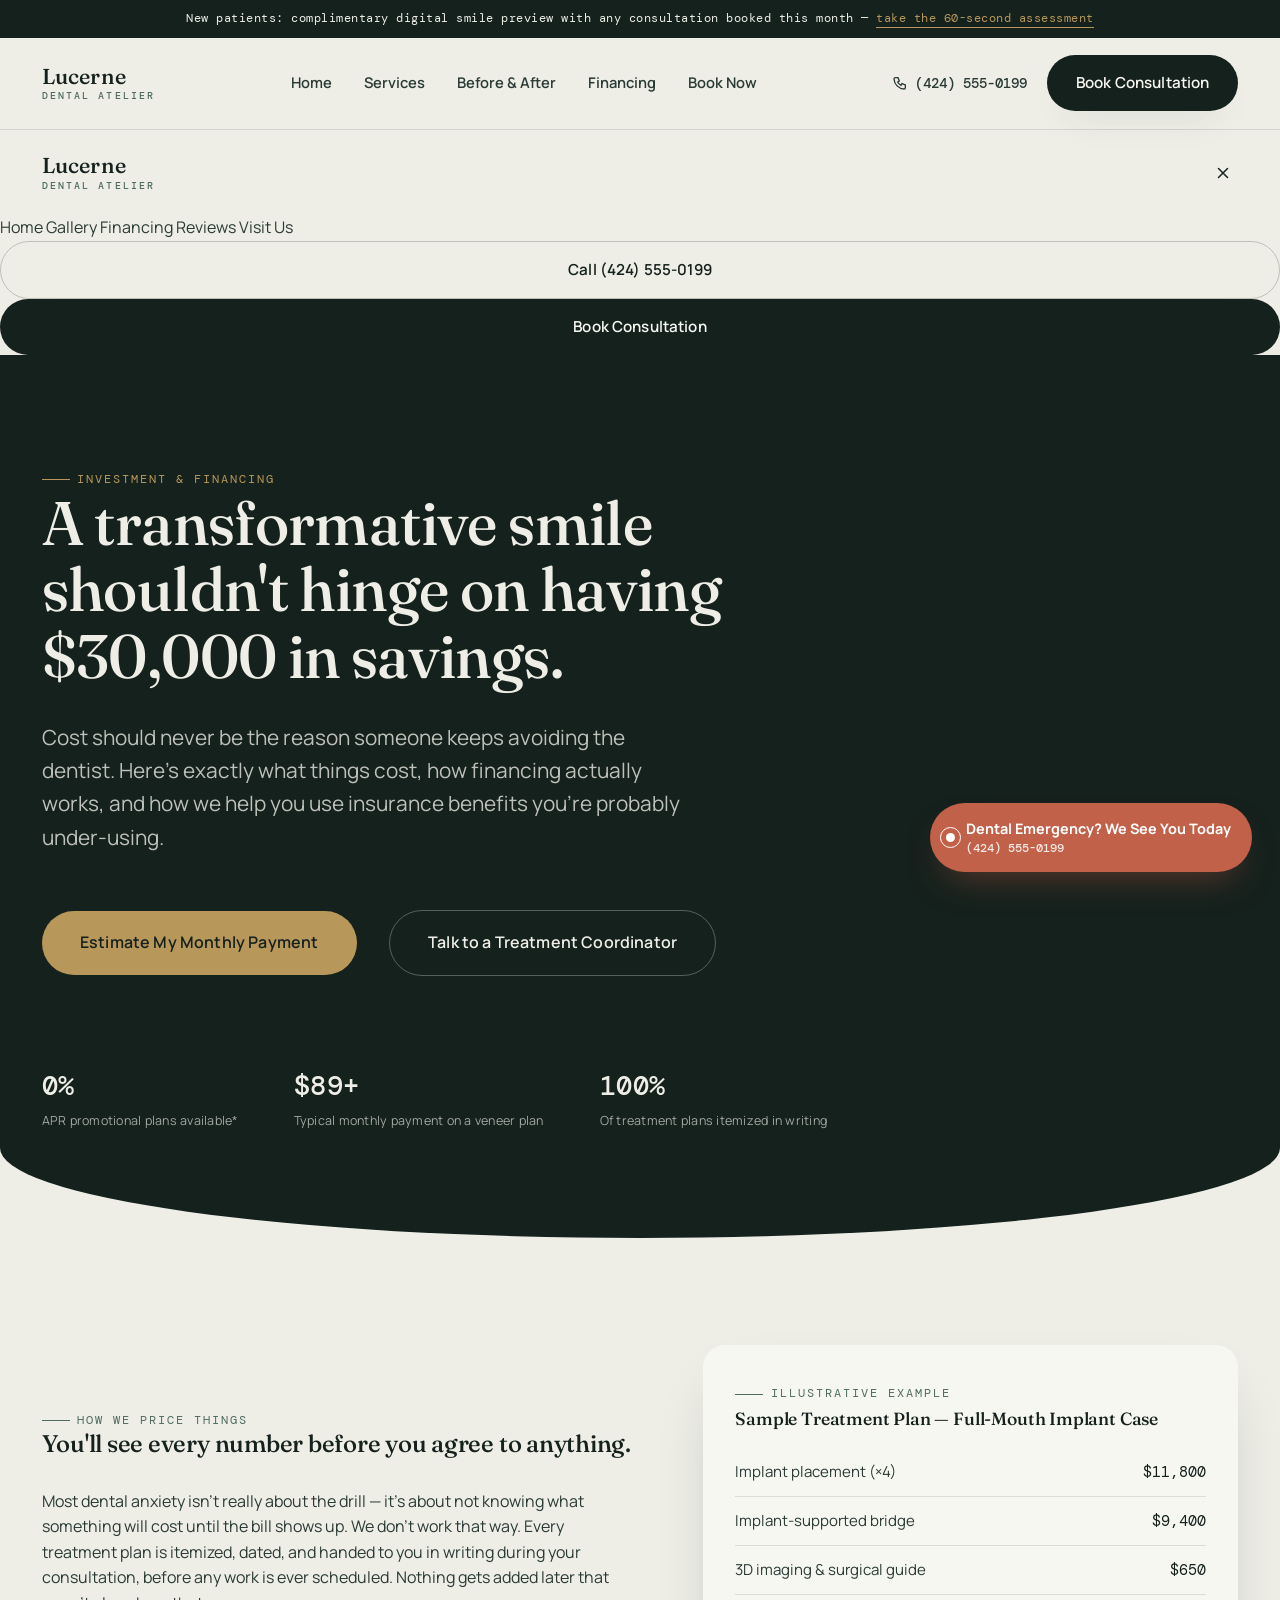
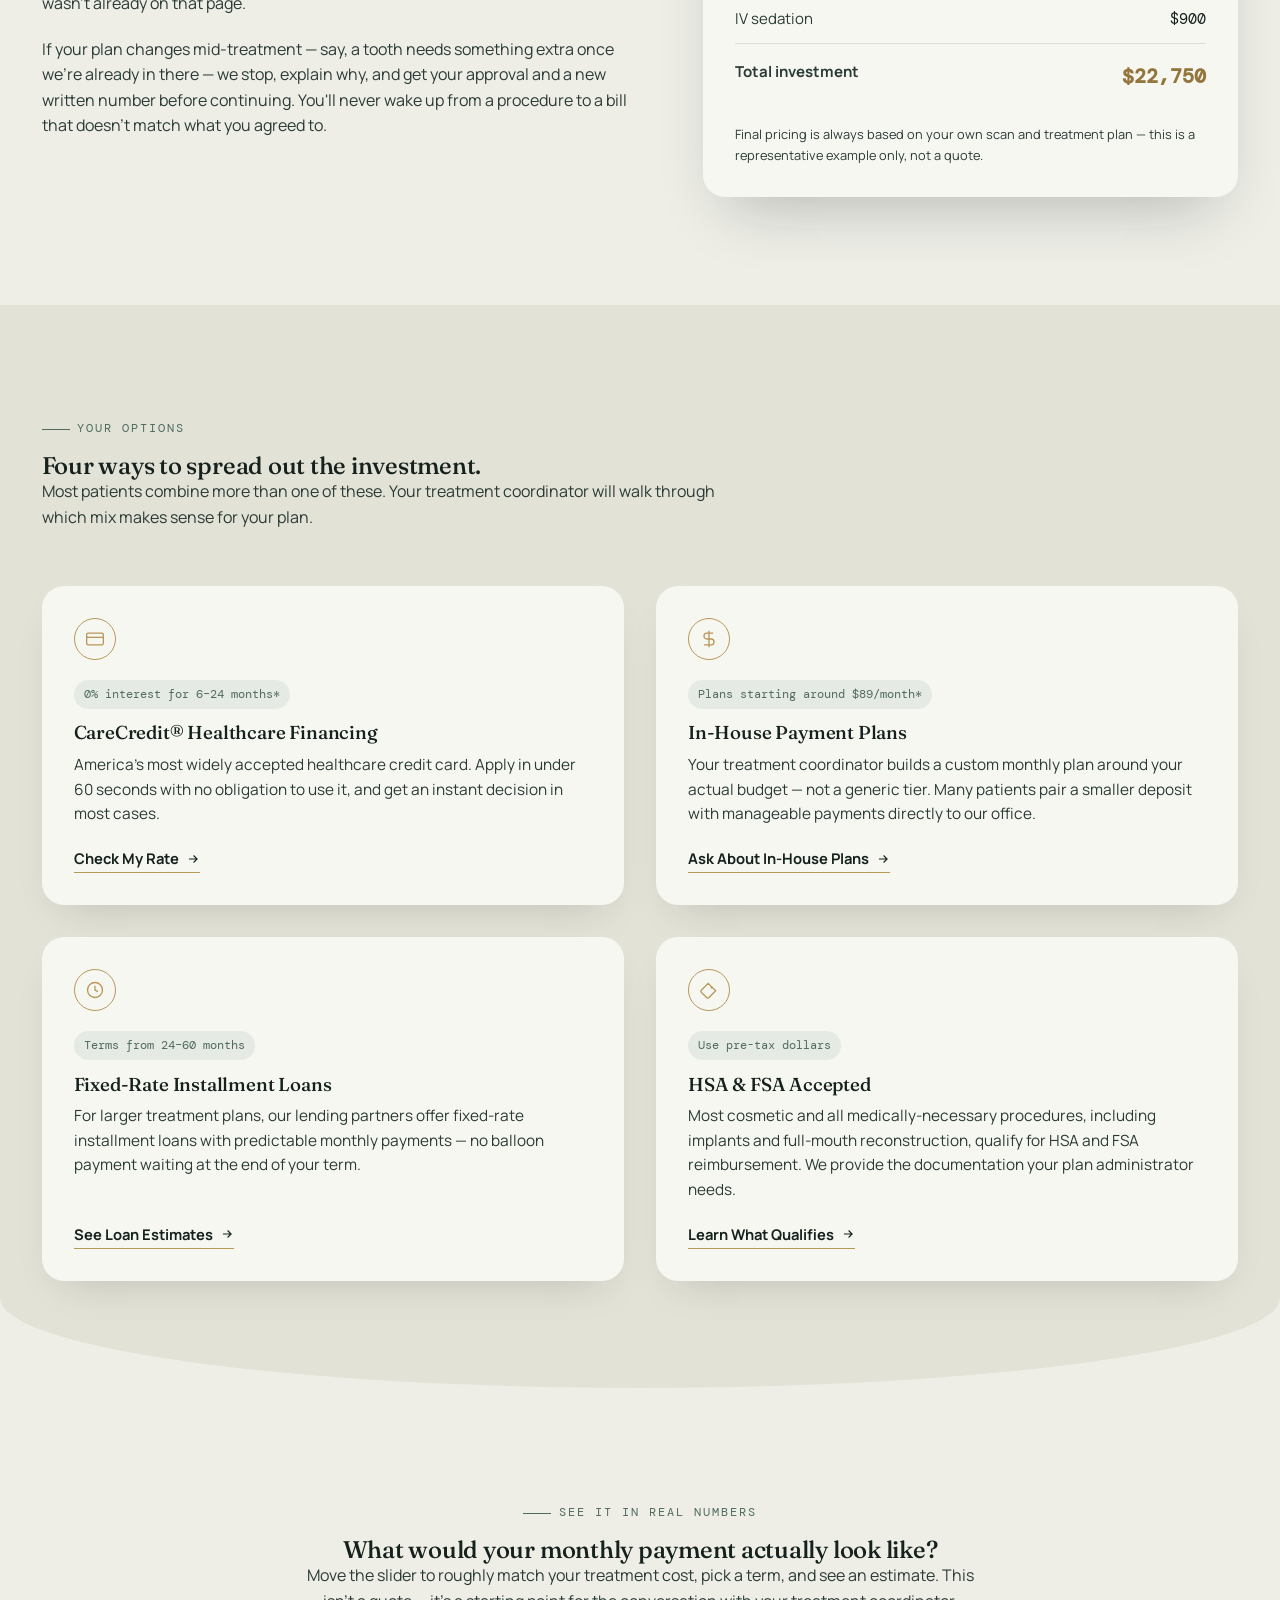
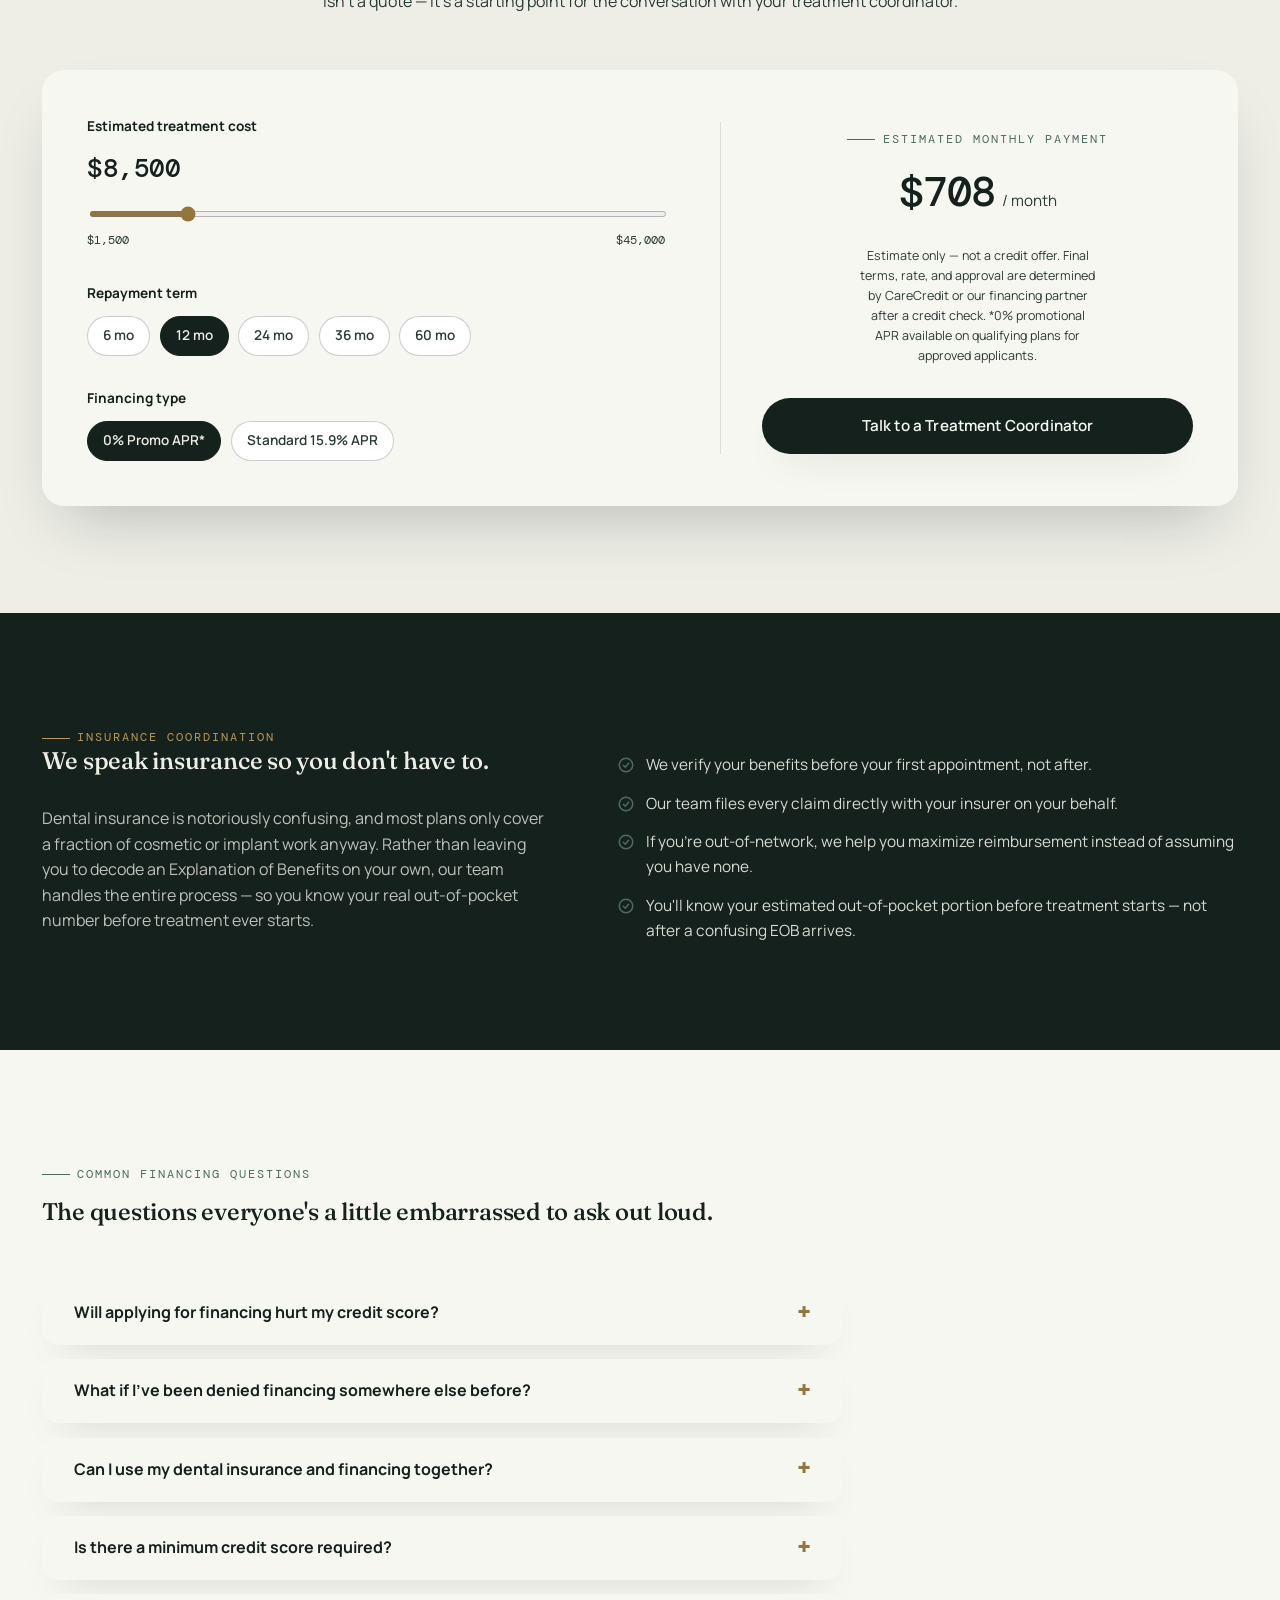
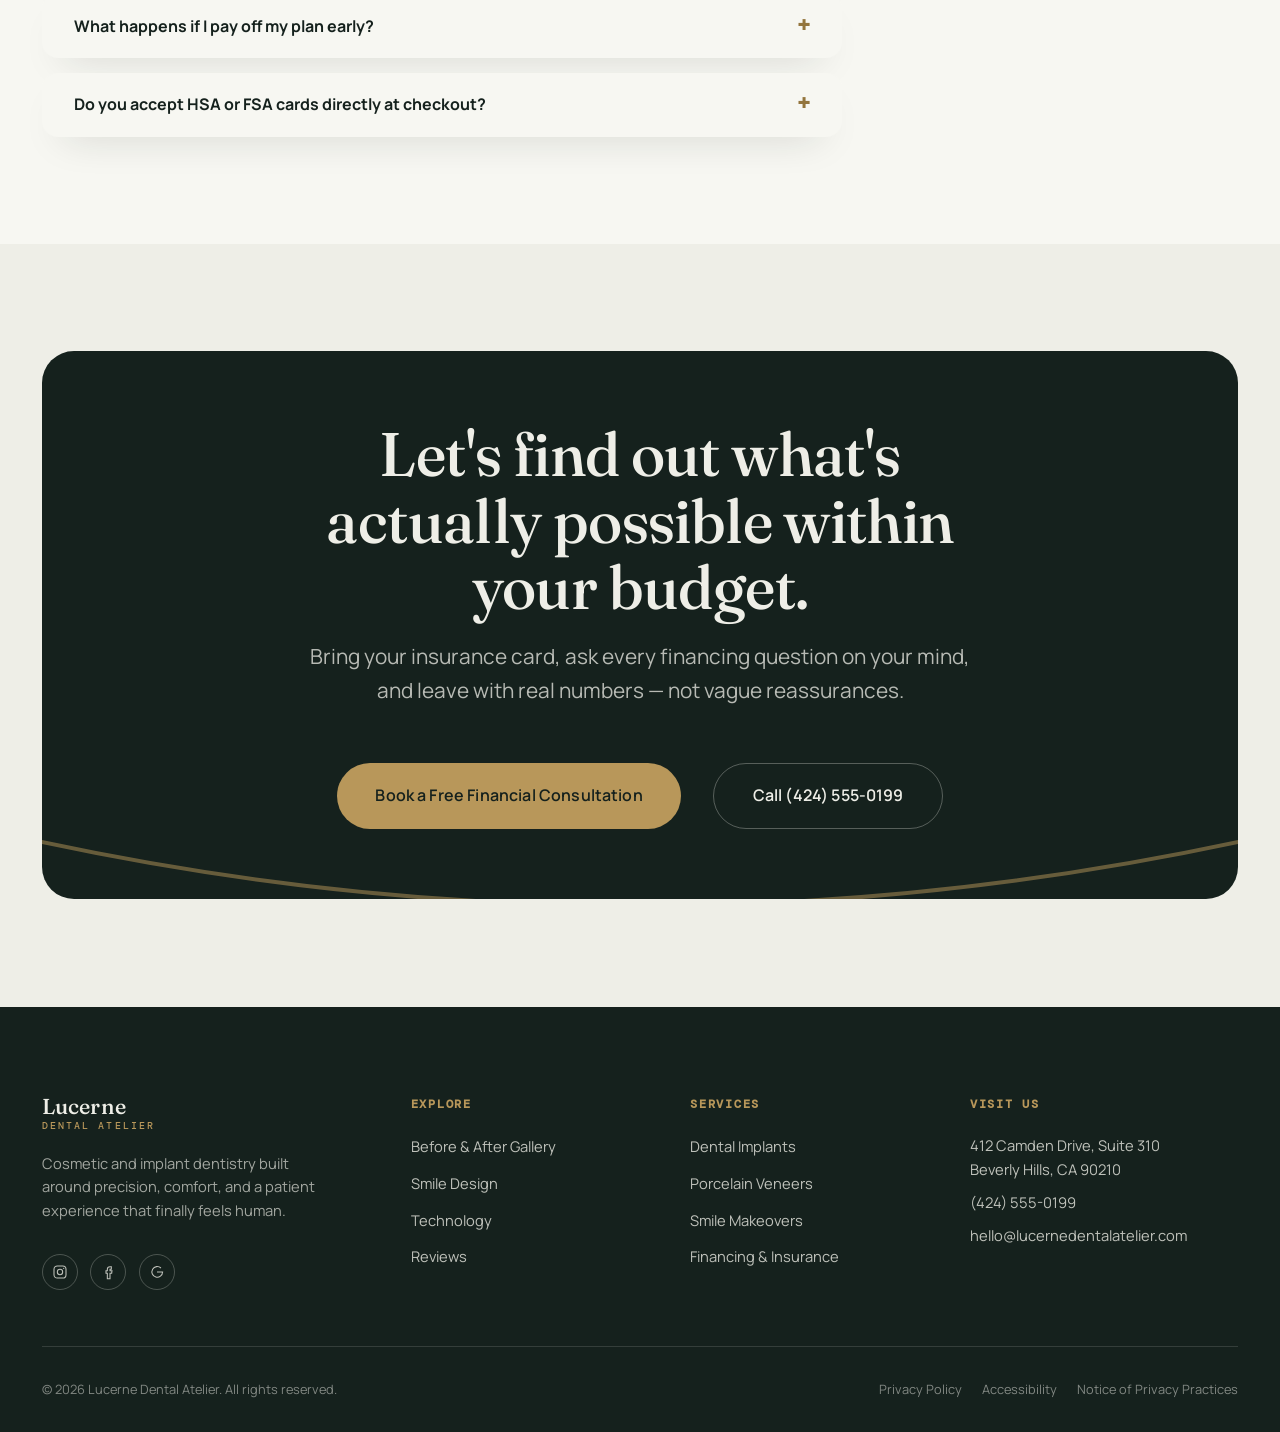
<file: financing.html>
<!DOCTYPE html>
<html lang="en">
<head>
<meta charset="UTF-8">
<meta name="viewport" content="width=device-width, initial-scale=1.0">
<title>Dental Financing &amp; Investment | CareCredit, Insurance &amp; Payment Plans — Lucerne Dental Atelier</title>
<meta name="description" content="Transparent pricing, CareCredit and in-house financing, fixed-rate installment loans, and insurance coordination at Lucerne Dental Atelier. Estimate your monthly payment.">

<!-- ===================================================================
     LOCAL SEO CUSTOMIZATION ZONE
     Swap business name, NAP, and review counts to match the deployed
     clinic. Breadcrumb schema below ties this page back to the
     homepage's LocalBusiness entity for richer sitelinks.
     =================================================================== -->
<link rel="canonical" href="https://www.lucernedentalatelier.com/financing.html">
<meta property="og:type" content="website">
<meta property="og:title" content="Dental Financing &amp; Investment — Lucerne Dental Atelier">
<meta property="og:description" content="Transparent pricing, flexible financing, and insurance coordination — explained clearly, with a live payment estimate.">
<meta property="og:image" content="https://picsum.photos/seed/lucerne-financing-og-share/1200/630">
<meta property="og:url" content="https://www.lucernedentalatelier.com/financing.html">

<script type="application/ld+json">
{
  "@context": "https://schema.org",
  "@type": "BreadcrumbList",
  "itemListElement": [
    { "@type": "ListItem", "position": 1, "name": "Home", "item": "https://www.lucernedentalatelier.com/" },
    { "@type": "ListItem", "position": 2, "name": "Investment & Financing", "item": "https://www.lucernedentalatelier.com/financing.html" }
  ]
}
</script>
<!-- END LOCAL SEO CUSTOMIZATION ZONE -->

<link rel="stylesheet" href="style.css">
<style>
/* -------------------------------------------------------------
   PAGE-SPECIFIC: INVESTMENT & FINANCING
   Built on top of the shared token system in style.css — every
   color, font, radius, and spacing value below references the
   same custom properties used sitewide.
------------------------------------------------------------- */

.main-nav__links a[aria-current="page"] { color: var(--ink); }
.main-nav__links a[aria-current="page"]::after { right: 0; }

.page-hero h1 { color: var(--porcelain); font-size: var(--fs-h1); max-width: 18ch; }
.page-hero p.hero__sub { color: rgba(238,238,231,0.78); }
.page-hero .hero__trust-item .stat-number { color: var(--porcelain); }
.page-hero .hero__trust-item span { color: rgba(238,238,231,0.65); }

/* Pricing philosophy two-column */
.pricing-row {
  display: grid;
  grid-template-columns: 1fr 0.9fr;
  gap: clamp(2rem, 1rem + 4vw, 5rem);
  align-items: center;
}
.pricing-row p:not(:last-child) { margin-bottom: var(--space-sm); }

.estimate-card {
  background: var(--porcelain-flat);
  border-radius: var(--radius-card);
  padding: var(--space-md);
  box-shadow: var(--shadow-soft);
}
.estimate-card__head { margin-bottom: var(--space-sm); }
.estimate-card__head h3 { font-size: 1.1rem; margin-top: 0.3rem; }
.estimate-card__row {
  display: flex;
  justify-content: space-between;
  gap: 1rem;
  padding-block: 0.75rem;
  border-bottom: 1px solid var(--ink-line);
  font-size: 0.94rem;
}
.estimate-card__row span:last-child { font-family: var(--font-mono); color: var(--ink); white-space: nowrap; }
.estimate-card__row--total { border-bottom: none; padding-top: 1rem; font-weight: 700; }
.estimate-card__row--total span:last-child { font-size: 1.25rem; color: var(--gold-deep); }
.estimate-card__fine { font-size: 0.8rem; color: var(--ink-soft); margin-top: var(--space-sm); }

/* Financing option cards (built on .service-card, no media) */
.service-card--finance { padding-top: var(--space-md); }
.service-card--finance .pillar__icon { margin-bottom: var(--space-sm); }

/* Payment calculator */
.calculator {
  background: var(--porcelain-flat);
  border-radius: var(--radius-card);
  box-shadow: var(--shadow-soft);
  padding: clamp(1.75rem, 1.25rem + 2vw, 3rem);
  display: grid;
  grid-template-columns: 1.1fr 0.9fr;
  gap: clamp(2rem, 1rem + 3vw, 4rem);
  align-items: center;
}
.calculator__field { margin-bottom: var(--space-md); }
.calculator__field:last-child { margin-bottom: 0; }
.calculator__field > label { display: block; font-size: 0.85rem; font-weight: 700; color: var(--ink); margin-bottom: 0.7rem; }

.calculator__value { margin-bottom: 0.6rem; }
.calculator__value .stat-number { font-size: 1.6rem; color: var(--ink); }

.calculator input[type="range"] {
  width: 100%;
  accent-color: var(--gold-deep);
  height: 6px;
}
.calculator__range-labels { display: flex; justify-content: space-between; font-size: 0.76rem; color: var(--ink-soft); margin-top: 0.4rem; font-family: var(--font-mono); }

.calculator__pills { display: flex; flex-wrap: wrap; gap: 0.6rem; }
.calculator__pill {
  font-family: var(--font-body);
  font-weight: 600;
  font-size: 0.85rem;
  padding: 0.6em 1.1em;
  border-radius: var(--radius-pill);
  border: 1.5px solid var(--ink-line-strong);
  background: var(--white);
  color: var(--ink-soft);
  transition: background 0.25s ease, color 0.25s ease, border-color 0.25s ease;
}
.calculator__pill:hover { border-color: var(--sage); }
.calculator__pill.is-active { background: var(--ink); color: var(--porcelain); border-color: var(--ink); }

.calculator__result { text-align: center; border-left: 1px solid var(--ink-line); padding-left: clamp(1.5rem, 1rem + 2vw, 3rem); }
.calculator__amount { display: flex; align-items: baseline; justify-content: center; gap: 0.4em; margin: 0.6rem 0 var(--space-sm); }
.calculator__amount .stat-number { font-size: 2.6rem; color: var(--ink); }
.calculator__amount span:last-child { font-size: 0.95rem; color: var(--ink-soft); }
.calculator__fine { font-size: 0.78rem; color: var(--ink-soft); margin: 0 auto var(--space-md); max-width: 30ch; }

/* Insurance checklist (reuses .assessment__copy pattern) */
.insurance-row {
  display: grid;
  grid-template-columns: 0.9fr 1.1fr;
  gap: clamp(2rem, 1rem + 4vw, 5rem);
  align-items: start;
}

/* FAQ accordion */
.faq-list { display: flex; flex-direction: column; gap: 0.9rem; max-width: 800px; }
.faq-item {
  background: var(--porcelain-flat);
  border-radius: 16px;
  padding-inline: var(--space-md);
  box-shadow: var(--shadow-card);
}
.faq-item summary {
  cursor: pointer;
  list-style: none;
  padding-block: 1.2rem;
  font-weight: 700;
  font-size: 1rem;
  color: var(--ink);
  display: flex;
  justify-content: space-between;
  align-items: center;
  gap: 1rem;
}
.faq-item summary::-webkit-details-marker { display: none; }
.faq-item summary::after {
  content: '+';
  flex-shrink: 0;
  font-family: var(--font-mono);
  font-size: 1.4rem;
  line-height: 1;
  color: var(--gold-deep);
  transition: transform 0.3s var(--ease-smile);
}
.faq-item[open] summary::after { transform: rotate(45deg); }
.faq-item p { padding-bottom: 1.2rem; margin: 0; color: var(--ink-soft); font-size: 0.96rem; }

@media (max-width: 1024px) {
  .pricing-row,
  .insurance-row { grid-template-columns: 1fr; }
  .calculator { grid-template-columns: 1fr; }
  .calculator__result { border-left: none; border-top: 1px solid var(--ink-line); padding-left: 0; padding-top: var(--space-lg); }
}
@media (max-width: 768px) {
  .calculator { padding: 1.75rem; border-radius: 20px; }
}
</style>
</head>
<body>

<!-- ============== ANNOUNCEMENT BAR ============== -->
<div class="announce-bar">
  New patients: complimentary digital smile preview with any consultation booked this month — <a href="index.html#assessment">take the 60-second assessment</a>
</div>

<!-- ============== HEADER ============== -->
<header class="site-header">
  <div class="container">
    <a href="index.html#top" class="brand">Lucerne<span>Dental Atelier</span></a>

    <nav class="main-nav">
      <ul class="main-nav__links">
        <li><a href="index.html">Home</a></li>
        <li><a href="services.html">Services</a></li>
        <li><a href="gallery.html">Before & After</a></li>
        <li><a href="financing.html">Financing</a></li>
        <li><a href="contact.html">Book Now</a></li>
      </ul>
    </nav>

    <div class="header-cta">
      <a href="tel:+14245550199" class="header-phone">
        <svg width="16" height="16" viewBox="0 0 24 24" fill="none" stroke="currentColor" stroke-width="2" stroke-linecap="round"><path d="M5 4h4l2 5-2.5 1.5a11 11 0 0 0 5 5L15 13l5 2v4a2 2 0 0 1-2 2A16 16 0 0 1 3 6a2 2 0 0 1 2-2Z"/></svg>
        <span class="label-text">(424) 555-0199</span>
      </a>
      <a href="index.html#book" class="btn btn--primary">Book Consultation</a>
      <button class="nav-toggle" aria-label="Open menu" aria-expanded="false" id="navToggle">
        <svg width="18" height="18" viewBox="0 0 24 24" fill="none" stroke="currentColor" stroke-width="2" stroke-linecap="round"><path d="M3 6h18M3 12h18M3 18h18"/></svg>
      </button>
    </div>
  </div>
</header>

<!-- Mobile drawer -->
<div class="mobile-drawer" id="mobileDrawer">
  <div class="mobile-drawer__top">
    <a href="index.html#top" class="brand">Lucerne<span>Dental Atelier</span></a>
    <button class="nav-toggle" aria-label="Close menu" id="navClose">
      <svg width="18" height="18" viewBox="0 0 24 24" fill="none" stroke="currentColor" stroke-width="2" stroke-linecap="round"><path d="M6 6l12 12M18 6L6 18"/></svg>
    </button>
  </div>
  <nav>
    <a href="index.html#top">Home</a>
    <a href="gallery.html">Gallery</a>
    <a href="financing.html">Financing</a>
    <a href="index.html#reviews">Reviews</a>
    <a href="index.html#contact">Visit Us</a>
  </nav>
  <div class="mobile-drawer__footer">
    <a href="tel:+14245550199" class="btn btn--outline btn--block">Call (424) 555-0199</a>
    <a href="index.html#book" class="btn btn--primary btn--block">Book Consultation</a>
  </div>
</div>

<main id="top">

  <!-- ============== PAGE HERO ============== -->
  <section class="section page-hero section--ink smile-cut">
    <div class="container">
      <div>
        <span class="eyebrow on-dark">Investment &amp; financing</span>
        <h1>A transformative smile shouldn't hinge on having $30,000 in savings.</h1>
        <p class="hero__sub">Cost should never be the reason someone keeps avoiding the dentist. Here's exactly what things cost, how financing actually works, and how we help you use insurance benefits you're probably under-using.</p>

        <div class="hero__actions">
          <a href="#calculator" class="btn btn--gold btn--lg">Estimate My Monthly Payment</a>
          <a href="tel:+14245550199" class="btn btn--outline on-dark btn--lg">Talk to a Treatment Coordinator</a>
        </div>

        <div class="hero__trust">
          <div class="hero__trust-item">
            <span class="stat-number">0%</span>
            <span>APR promotional plans available*</span>
          </div>
          <div class="hero__trust-item">
            <span class="stat-number">$89+</span>
            <span>Typical monthly payment on a veneer plan</span>
          </div>
          <div class="hero__trust-item">
            <span class="stat-number">100%</span>
            <span>Of treatment plans itemized in writing</span>
          </div>
        </div>
      </div>
    </div>
  </section>

  <!-- ============== TRANSPARENT PRICING PHILOSOPHY ============== -->
  <section class="section">
    <div class="container">
      <div class="pricing-row">
        <div>
          <span class="eyebrow">How we price things</span>
          <h2 style="margin-bottom: var(--space-md);">You'll see every number before you agree to anything.</h2>
          <p class="wide">Most dental anxiety isn't really about the drill — it's about not knowing what something will cost until the bill shows up. We don't work that way. Every treatment plan is itemized, dated, and handed to you in writing during your consultation, before any work is ever scheduled. Nothing gets added later that wasn't already on that page.</p>
          <p class="wide">If your plan changes mid-treatment — say, a tooth needs something extra once we're already in there — we stop, explain why, and get your approval and a new written number before continuing. You'll never wake up from a procedure to a bill that doesn't match what you agreed to.</p>
        </div>

        <div class="estimate-card reveal">
          <div class="estimate-card__head">
            <span class="eyebrow">Illustrative example</span>
            <h3>Sample Treatment Plan — Full-Mouth Implant Case</h3>
          </div>
          <div class="estimate-card__row"><span>Implant placement (×4)</span><span>$11,800</span></div>
          <div class="estimate-card__row"><span>Implant-supported bridge</span><span>$9,400</span></div>
          <div class="estimate-card__row"><span>3D imaging &amp; surgical guide</span><span>$650</span></div>
          <div class="estimate-card__row"><span>IV sedation</span><span>$900</span></div>
          <div class="estimate-card__row estimate-card__row--total"><span>Total investment</span><span>$22,750</span></div>
          <p class="estimate-card__fine">Final pricing is always based on your own scan and treatment plan — this is a representative example only, not a quote.</p>
        </div>
      </div>
    </div>
  </section>

  <!-- ============== FINANCING OPTIONS ============== -->
  <section class="section section--deep smile-cut">
    <div class="container">
      <div class="section-head">
        <span class="eyebrow">Your options</span>
        <h2>Four ways to spread out the investment.</h2>
        <p class="wide">Most patients combine more than one of these. Your treatment coordinator will walk through which mix makes sense for your plan.</p>
      </div>

      <div class="grid grid-2">
        <article class="service-card service-card--finance reveal">
          <div class="pillar__icon">
            <svg width="20" height="20" viewBox="0 0 24 24" fill="none" stroke="currentColor" stroke-width="1.6"><rect x="2" y="5" width="20" height="14" rx="2"/><path d="M2 10h20"/></svg>
          </div>
          <span class="service-card__price">0% interest for 6–24 months*</span>
          <h3>CareCredit® Healthcare Financing</h3>
          <p>America's most widely accepted healthcare credit card. Apply in under 60 seconds with no obligation to use it, and get an instant decision in most cases.</p>
          <a href="#calculator" class="service-card__link">Check My Rate
            <svg width="14" height="14" viewBox="0 0 24 24" fill="none" stroke="currentColor" stroke-width="2"><path d="M5 12h14M13 6l6 6-6 6"/></svg>
          </a>
        </article>

        <article class="service-card service-card--finance reveal">
          <div class="pillar__icon">
            <svg width="20" height="20" viewBox="0 0 24 24" fill="none" stroke="currentColor" stroke-width="1.6"><path d="M12 2v20M17 5H9.5a3.5 3.5 0 0 0 0 7h5a3.5 3.5 0 0 1 0 7H6"/></svg>
          </div>
          <span class="service-card__price">Plans starting around $89/month*</span>
          <h3>In-House Payment Plans</h3>
          <p>Your treatment coordinator builds a custom monthly plan around your actual budget — not a generic tier. Many patients pair a smaller deposit with manageable payments directly to our office.</p>
          <a href="tel:+14245550199" class="service-card__link">Ask About In-House Plans
            <svg width="14" height="14" viewBox="0 0 24 24" fill="none" stroke="currentColor" stroke-width="2"><path d="M5 12h14M13 6l6 6-6 6"/></svg>
          </a>
        </article>

        <article class="service-card service-card--finance reveal">
          <div class="pillar__icon">
            <svg width="20" height="20" viewBox="0 0 24 24" fill="none" stroke="currentColor" stroke-width="1.6"><circle cx="12" cy="12" r="9"/><path d="M12 7v5l3.5 2"/></svg>
          </div>
          <span class="service-card__price">Terms from 24–60 months</span>
          <h3>Fixed-Rate Installment Loans</h3>
          <p>For larger treatment plans, our lending partners offer fixed-rate installment loans with predictable monthly payments — no balloon payment waiting at the end of your term.</p>
          <a href="#calculator" class="service-card__link">See Loan Estimates
            <svg width="14" height="14" viewBox="0 0 24 24" fill="none" stroke="currentColor" stroke-width="2"><path d="M5 12h14M13 6l6 6-6 6"/></svg>
          </a>
        </article>

        <article class="service-card service-card--finance reveal">
          <div class="pillar__icon">
            <svg width="20" height="20" viewBox="0 0 24 24" fill="none" stroke="currentColor" stroke-width="1.6"><path d="M3 12l8-8 9 9-8 8a2 2 0 0 1-3 0L3 15a2 2 0 0 1 0-3Z"/><circle cx="15" cy="9" r="1.2" fill="currentColor" stroke="none"/></svg>
          </div>
          <span class="service-card__price">Use pre-tax dollars</span>
          <h3>HSA &amp; FSA Accepted</h3>
          <p>Most cosmetic and all medically-necessary procedures, including implants and full-mouth reconstruction, qualify for HSA and FSA reimbursement. We provide the documentation your plan administrator needs.</p>
          <a href="tel:+14245550199" class="service-card__link">Learn What Qualifies
            <svg width="14" height="14" viewBox="0 0 24 24" fill="none" stroke="currentColor" stroke-width="2"><path d="M5 12h14M13 6l6 6-6 6"/></svg>
          </a>
        </article>
      </div>
    </div>
  </section>

  <!-- ============== PAYMENT CALCULATOR ============== -->
  <section class="section" id="calculator">
    <div class="container">
      <div class="section-head section-head--center">
        <span class="eyebrow">See it in real numbers</span>
        <h2>What would your monthly payment actually look like?</h2>
        <p class="wide" style="margin-inline:auto;">Move the slider to roughly match your treatment cost, pick a term, and see an estimate. This isn't a quote — it's a starting point for the conversation with your treatment coordinator.</p>
      </div>

      <div class="calculator reveal">
        <div class="calculator__inputs">
          <div class="calculator__field">
            <label for="calcCost">Estimated treatment cost</label>
            <div class="calculator__value"><span class="stat-number" id="calcCostValue">$8,500</span></div>
            <input type="range" id="calcCost" min="1500" max="45000" step="250" value="8500" aria-describedby="calcCostValue">
            <div class="calculator__range-labels"><span>$1,500</span><span>$45,000</span></div>
          </div>

          <div class="calculator__field">
            <label>Repayment term</label>
            <div class="calculator__pills" id="calcTermPills">
              <button class="calculator__pill" type="button" data-term="6">6 mo</button>
              <button class="calculator__pill is-active" type="button" data-term="12">12 mo</button>
              <button class="calculator__pill" type="button" data-term="24">24 mo</button>
              <button class="calculator__pill" type="button" data-term="36">36 mo</button>
              <button class="calculator__pill" type="button" data-term="60">60 mo</button>
            </div>
          </div>

          <div class="calculator__field">
            <label>Financing type</label>
            <div class="calculator__pills" id="calcAprPills">
              <button class="calculator__pill is-active" type="button" data-apr="0">0% Promo APR*</button>
              <button class="calculator__pill" type="button" data-apr="15.9">Standard 15.9% APR</button>
            </div>
          </div>
        </div>

        <div class="calculator__result">
          <span class="eyebrow" style="justify-content:center;">Estimated monthly payment</span>
          <div class="calculator__amount">
            <span class="stat-number" id="calcMonthly">$708</span>
            <span>/ month</span>
          </div>
          <p class="calculator__fine">Estimate only — not a credit offer. Final terms, rate, and approval are determined by CareCredit or our financing partner after a credit check. *0% promotional APR available on qualifying plans for approved applicants.</p>
          <a href="index.html#book" class="btn btn--primary btn--block">Talk to a Treatment Coordinator</a>
        </div>
      </div>
    </div>
  </section>

  <!-- ============== INSURANCE COORDINATION ============== -->
  <section class="section section--ink" id="insurance">
    <div class="container">
      <div class="insurance-row">
        <div>
          <span class="eyebrow on-dark">Insurance coordination</span>
          <h2 style="color:var(--porcelain); margin-bottom: var(--space-md);">We speak insurance so you don't have to.</h2>
          <p class="wide" style="color:rgba(238,238,231,0.78);">Dental insurance is notoriously confusing, and most plans only cover a fraction of cosmetic or implant work anyway. Rather than leaving you to decode an Explanation of Benefits on your own, our team handles the entire process — so you know your real out-of-pocket number before treatment ever starts.</p>
        </div>

        <div class="assessment__copy">
          <ul>
            <li>
              <svg width="18" height="18" viewBox="0 0 24 24" fill="none" stroke="currentColor" stroke-width="2"><circle cx="12" cy="12" r="9"/><path d="M8 12l3 3 5-6"/></svg>
              <span style="color:rgba(238,238,231,0.9);">We verify your benefits before your first appointment, not after.</span>
            </li>
            <li>
              <svg width="18" height="18" viewBox="0 0 24 24" fill="none" stroke="currentColor" stroke-width="2"><circle cx="12" cy="12" r="9"/><path d="M8 12l3 3 5-6"/></svg>
              <span style="color:rgba(238,238,231,0.9);">Our team files every claim directly with your insurer on your behalf.</span>
            </li>
            <li>
              <svg width="18" height="18" viewBox="0 0 24 24" fill="none" stroke="currentColor" stroke-width="2"><circle cx="12" cy="12" r="9"/><path d="M8 12l3 3 5-6"/></svg>
              <span style="color:rgba(238,238,231,0.9);">If you're out-of-network, we help you maximize reimbursement instead of assuming you have none.</span>
            </li>
            <li>
              <svg width="18" height="18" viewBox="0 0 24 24" fill="none" stroke="currentColor" stroke-width="2"><circle cx="12" cy="12" r="9"/><path d="M8 12l3 3 5-6"/></svg>
              <span style="color:rgba(238,238,231,0.9);">You'll know your estimated out-of-pocket portion before treatment starts — not after a confusing EOB arrives.</span>
            </li>
          </ul>
        </div>
      </div>
    </div>
  </section>

  <!-- ============== FAQ ============== -->
  <section class="section section--flat">
    <div class="container">
      <div class="section-head">
        <span class="eyebrow">Common financing questions</span>
        <h2>The questions everyone's a little embarrassed to ask out loud.</h2>
      </div>

      <div class="faq-list">
        <details class="faq-item">
          <summary>Will applying for financing hurt my credit score?</summary>
          <p>Most pre-qualification checks, including CareCredit's, use a soft inquiry that doesn't affect your score. A hard inquiry only happens if you move forward with a full application, and we'll always tell you which type a lender is running before you apply.</p>
        </details>
        <details class="faq-item">
          <summary>What if I've been denied financing somewhere else before?</summary>
          <p>Different lenders use different approval criteria, and a denial from one doesn't predict the outcome with another. Our coordinators can usually identify which financing partner is the best fit for your situation before you formally apply.</p>
        </details>
        <details class="faq-item">
          <summary>Can I use my dental insurance and financing together?</summary>
          <p>Yes — most patients do. We apply your insurance benefit first, then finance only the remaining out-of-pocket balance, so you're never financing money your insurance was already going to cover.</p>
        </details>
        <details class="faq-item">
          <summary>Is there a minimum credit score required?</summary>
          <p>It depends on the lender and plan. CareCredit considers a range of factors beyond a single score, and our in-house plans are flexible because they're built around your specific budget rather than a fixed approval formula.</p>
        </details>
        <details class="faq-item">
          <summary>What happens if I pay off my plan early?</summary>
          <p>With CareCredit and our installment-loan partners, there's no prepayment penalty — paying early, or in full, only reduces the total interest you pay over the life of the loan.</p>
        </details>
        <details class="faq-item">
          <summary>Do you accept HSA or FSA cards directly at checkout?</summary>
          <p>Yes. We run HSA and FSA cards exactly like a regular debit or credit card at the time of payment, and we'll provide an itemized receipt your plan administrator can use if documentation is ever requested.</p>
        </details>
      </div>
    </div>
  </section>

  <!-- ============== CLOSING CTA ============== -->
  <section class="section">
    <div class="container">
      <div class="cta-banner reveal">
        <svg class="cta-banner__arc" viewBox="0 0 600 60" fill="none" xmlns="http://www.w3.org/2000/svg" aria-hidden="true"><path d="M0,4 Q300,68 600,4" stroke-width="2"/></svg>
        <h2>Let's find out what's actually possible within your budget.</h2>
        <p>Bring your insurance card, ask every financing question on your mind, and leave with real numbers — not vague reassurances.</p>
        <div class="cta-banner__actions">
          <a href="index.html#book" class="btn btn--gold btn--lg">Book a Free Financial Consultation</a>
          <a href="tel:+14245550199" class="btn btn--outline on-dark btn--lg">Call (424) 555-0199</a>
        </div>
      </div>
    </div>
  </section>

</main>

<!-- ============== FOOTER ============== -->
<footer class="site-footer" id="contact">
  <div class="container">
    <div class="footer-grid">
      <div class="footer-brand">
        <a href="index.html#top" class="brand">Lucerne<span>Dental Atelier</span></a>
        <p>Cosmetic and implant dentistry built around precision, comfort, and a patient experience that finally feels human.</p>
        <div class="footer-social">
          <a href="#" aria-label="Instagram"><svg width="16" height="16" viewBox="0 0 24 24" fill="none" stroke="currentColor" stroke-width="1.6"><rect x="3" y="3" width="18" height="18" rx="5"/><circle cx="12" cy="12" r="4"/><circle cx="17.5" cy="6.5" r="1" fill="currentColor" stroke="none"/></svg></a>
          <a href="#" aria-label="Facebook"><svg width="16" height="16" viewBox="0 0 24 24" fill="none" stroke="currentColor" stroke-width="1.6"><path d="M15 8h2V4h-2a4 4 0 0 0-4 4v2H9v4h2v8h4v-8h2.5l.5-4H15V8Z"/></svg></a>
          <a href="#" aria-label="Google Reviews"><svg width="16" height="16" viewBox="0 0 24 24" fill="none" stroke="currentColor" stroke-width="1.6"><path d="M12 12h8.4a8 8 0 1 1-2.5-6"/></svg></a>
        </div>
      </div>

      <div class="footer-col">
        <h4>Explore</h4>
        <ul>
          <li><a href="gallery.html">Before &amp; After Gallery</a></li>
          <li><a href="index.html#services">Smile Design</a></li>
          <li><a href="index.html#technology">Technology</a></li>
          <li><a href="index.html#reviews">Reviews</a></li>
        </ul>
      </div>

      <div class="footer-col">
        <h4>Services</h4>
        <ul>
          <li><a href="index.html#services">Dental Implants</a></li>
          <li><a href="index.html#services">Porcelain Veneers</a></li>
          <li><a href="index.html#services">Smile Makeovers</a></li>
          <li><a href="financing.html">Financing &amp; Insurance</a></li>
        </ul>
      </div>

      <div class="footer-col">
        <h4>Visit Us</h4>
        <address>
          <div>412 Camden Drive, Suite 310<br>Beverly Hills, CA 90210</div>
          <div><a href="tel:+14245550199">(424) 555-0199</a></div>
          <div><a href="mailto:hello@lucernedentalatelier.com">hello@lucernedentalatelier.com</a></div>
        </address>
      </div>
    </div>

    <div class="footer-bottom">
      <span>© 2026 Lucerne Dental Atelier. All rights reserved.</span>
      <div class="flex gap-sm">
        <a href="#">Privacy Policy</a>
        <a href="#">Accessibility</a>
        <a href="#">Notice of Privacy Practices</a>
      </div>
    </div>
  </div>
</footer>

<!-- ============== STICKY EMERGENCY CARE ELEMENT ============== -->
<a href="tel:+14245550199" class="emergency-bar" aria-label="Call now for dental emergency care">
  <span class="emergency-bar__pulse"></span>
  <span>
    Dental Emergency? We See You Today
    <span class="emergency-bar__sub">(424) 555-0199</span>
  </span>
</a>

<script>
  // ---------- Mobile nav drawer ----------
  const navToggle = document.getElementById('navToggle');
  const navClose = document.getElementById('navClose');
  const drawer = document.getElementById('mobileDrawer');
  const openDrawer = () => { drawer.classList.add('is-open'); navToggle.setAttribute('aria-expanded','true'); };
  const closeDrawer = () => { drawer.classList.remove('is-open'); navToggle.setAttribute('aria-expanded','false'); };
  navToggle?.addEventListener('click', openDrawer);
  navClose?.addEventListener('click', closeDrawer);
  drawer?.querySelectorAll('a').forEach(a => a.addEventListener('click', closeDrawer));

  // ---------- Scroll reveal ----------
  const revealEls = document.querySelectorAll('.reveal');
  const revealObserver = new IntersectionObserver((entries) => {
    entries.forEach(entry => {
      if (entry.isIntersecting) {
        entry.target.classList.add('is-visible');
        revealObserver.unobserve(entry.target);
      }
    });
  }, { threshold: 0.15 });
  revealEls.forEach(el => revealObserver.observe(el));

  // ---------- Monthly payment calculator ----------
  (function () {
    const costInput = document.getElementById('calcCost');
    const costValue = document.getElementById('calcCostValue');
    const termPills = document.querySelectorAll('#calcTermPills .calculator__pill');
    const aprPills = document.querySelectorAll('#calcAprPills .calculator__pill');
    const monthlyOut = document.getElementById('calcMonthly');
    if (!costInput) return;

    const currency = (n) => '$' + Math.round(n).toLocaleString('en-US');

    function getTerm() {
      const active = document.querySelector('#calcTermPills .calculator__pill.is-active');
      return Number(active ? active.dataset.term : 12);
    }
    function getApr() {
      const active = document.querySelector('#calcAprPills .calculator__pill.is-active');
      return Number(active ? active.dataset.apr : 0);
    }

    function recalc() {
      const cost = Number(costInput.value);
      const term = getTerm();
      const apr = getApr();
      let monthly;
      if (apr <= 0) {
        monthly = cost / term;
      } else {
        const r = apr / 100 / 12;
        monthly = (cost * r) / (1 - Math.pow(1 + r, -term));
      }
      costValue.textContent = currency(cost);
      monthlyOut.textContent = currency(monthly);
    }

    costInput.addEventListener('input', recalc);
    termPills.forEach(pill => pill.addEventListener('click', () => {
      termPills.forEach(p => p.classList.remove('is-active'));
      pill.classList.add('is-active');
      recalc();
    }));
    aprPills.forEach(pill => pill.addEventListener('click', () => {
      aprPills.forEach(p => p.classList.remove('is-active'));
      pill.classList.add('is-active');
      recalc();
    }));

    recalc();
  })();
</script>
</body>
</html>
</file>
<file: style.css>
/* ===================================================================
   LUCERNE DENTAL ATELIER — Premium Cosmetic & Implant Dentistry
   Master Stylesheet
   Design language: "Clinical Luxe" — porcelain stone, ink teal,
   eucalyptus sage, champagne gold. Signature motif: THE SMILE ARC,
   a continuous curved line that threads through dividers, the hero
   plate, and the assessment progress indicator.
   =================================================================== */

/* -------------------------------------------------------------
   0. FONTS
   Display:  Fraunces (editorial serif, used large + light-italic)
   Body/UI:  Manrope (geometric, humane sans)
   Utility:  DM Mono (eyebrows, stats, clinical data points)
------------------------------------------------------------- */
@import url('https://fonts.googleapis.com/css2?family=Fraunces:ital,opsz,wght@0,9..144,300;0,9..144,400;0,9..144,500;0,9..144,600;1,9..144,400;1,9..144,500&family=Manrope:wght@400;500;600;700;800&family=DM+Mono:wght@400;500&display=swap');

/* -------------------------------------------------------------
   1. RESET
------------------------------------------------------------- */
*, *::before, *::after { box-sizing: border-box; }
html { scroll-behavior: smooth; }
body, h1, h2, h3, h4, p, figure, blockquote { margin: 0; }
ul, ol { margin: 0; padding: 0; list-style: none; }
img, svg { display: block; max-width: 100%; }
a { color: inherit; text-decoration: none; }
button, input, textarea, select { font: inherit; color: inherit; }
button { cursor: pointer; background: none; border: none; }

@media (prefers-reduced-motion: reduce) {
  *, *::before, *::after {
    animation-duration: 0.001ms !important;
    animation-iteration-count: 1 !important;
    transition-duration: 0.001ms !important;
    scroll-behavior: auto !important;
  }
}

html, body {
  max-width: 100%;
  overflow-x: hidden;
}

/* Ensure all images and structural blocks respect their containers */
img, video, canvas, svg {
  max-width: 100%;
  height: auto;
}

:focus-visible {
  outline: 2px solid var(--gold-deep);
  outline-offset: 3px;
  border-radius: 2px;
}

/* -------------------------------------------------------------
   2. DESIGN TOKENS
------------------------------------------------------------- */
:root {
  /* ---- Color: Clinical Luxe palette ---- */
  --ink:            #15211D;   /* primary dark — deep teal-black */
  --ink-soft:       #2A3A35;   /* body text on light surfaces */
  --ink-line:       rgba(21, 33, 29, 0.12);
  --ink-line-strong: rgba(21, 33, 29, 0.22);

  --porcelain:       #EEEEE7;  /* primary light surface — cool stone, not cream */
  --porcelain-deep:  #E3E2D7;  /* secondary surface for alternating sections */
  --porcelain-flat:  #F7F7F2;  /* near-white card surface */

  --sage:           #7E9C8F;   /* eucalyptus — calm accent, icons, dividers */
  --sage-deep:      #4F6B60;   /* hover / pressed sage */
  --sage-tint:      rgba(126, 156, 143, 0.14);

  --gold:           #B8975A;   /* champagne gold — premium accent, signature arc */
  --gold-deep:      #93753D;
  --gold-tint:      rgba(184, 151, 90, 0.16);

  --clay:           #C2614A;   /* urgent / emergency accent only */
  --clay-deep:      #A14D3A;

  --white:          #FFFFFF;

  /* ---- Type families ---- */
  --font-display: 'Fraunces', 'Iowan Old Style', Georgia, serif;
  --font-body:    'Manrope', -apple-system, BlinkMacSystemFont, sans-serif;
  --font-mono:    'DM Mono', 'SFMono-Regular', Menlo, monospace;

  /* ---- Fluid type scale ---- */
  --fs-display:  clamp(2.75rem, 1.7rem + 4.6vw, 5.75rem);
  --fs-h1:       clamp(2.25rem, 1.6rem + 2.8vw, 3.85rem);
  --fs-h2:       clamp(1.85rem, 1.5rem + 1.5vw, 2.75rem);
  --fs-h3:       clamp(1.3rem, 1.1rem + 0.7vw, 1.65rem);
  --fs-body-lg:  clamp(1.1rem, 1rem + 0.4vw, 1.3rem);
  --fs-body:     1rem;
  --fs-small:    0.875rem;
  --fs-eyebrow:  0.78rem;

  /* ---- Spacing rhythm ---- */
  --space-3xs: 0.25rem;
  --space-2xs: 0.5rem;
  --space-xs:  0.875rem;
  --space-sm:  1.25rem;
  --space-md:  2rem;
  --space-lg:  3.5rem;
  --space-xl:  5.5rem;
  --space-2xl: 8.5rem;

  --section-pad-y: clamp(4.5rem, 3.5rem + 4vw, 8.5rem);
  --container-w: 1320px;
  --container-pad: clamp(1.25rem, 1rem + 2vw, 3rem);

  /* ---- Radii & shadow ---- */
  --radius-card: 22px;
  --radius-pill: 999px;
  --shadow-soft: 0 30px 60px -25px rgba(21, 33, 29, 0.28);
  --shadow-card: 0 18px 40px -22px rgba(21, 33, 29, 0.22);

  --ease-smile: cubic-bezier(0.22, 1, 0.36, 1);
}

/* -------------------------------------------------------------
   3. BASE TYPOGRAPHY
------------------------------------------------------------- */
body {
  font-family: var(--font-body);
  font-size: var(--fs-body);
  line-height: 1.6;
  color: var(--ink-soft);
  background: var(--porcelain);
  -webkit-font-smoothing: antialiased;
  overflow-x: hidden;
}

h1, h2, h3, .font-display {
  font-family: var(--font-display);
  color: var(--ink);
  font-weight: 500;
  line-height: 1.08;
  letter-spacing: -0.01em;
}

em, .accent-italic {
  font-family: var(--font-display);
  font-style: italic;
  font-weight: 400;
  color: var(--gold-deep);
}

p { max-width: 62ch; }
p.wide { max-width: 78ch; }

.eyebrow {
  display: inline-flex;
  align-items: center;
  gap: 0.6em;
  font-family: var(--font-mono);
  font-size: var(--fs-eyebrow);
  letter-spacing: 0.16em;
  text-transform: uppercase;
  color: var(--sage-deep);
}
.eyebrow::before {
  content: '';
  width: 28px;
  height: 1px;
  background: currentColor;
  display: inline-block;
}
.eyebrow.on-dark { color: var(--gold); }

.stat-number {
  font-family: var(--font-mono);
  font-weight: 500;
  letter-spacing: -0.02em;
}

/* -------------------------------------------------------------
   4. LAYOUT UTILITIES
------------------------------------------------------------- */
.container {
  width: 100%;
  max-width: var(--container-w);
  margin-inline: auto;
  padding-inline: var(--container-pad);
}

.section { padding-block: var(--section-pad-y); position: relative; }
.section--tight { padding-block: clamp(3rem, 2.5rem + 2vw, 5rem); }
.section--ink { background: var(--ink); color: var(--porcelain); }
.section--deep { background: var(--porcelain-deep); }
.section--flat { background: var(--porcelain-flat); }

.section-head {
  max-width: 680px;
  margin-bottom: var(--space-lg);
}
.section-head h2 { margin-top: var(--space-xs); }
.section-head--center { margin-inline: auto; text-align: center; }

.grid { display: grid; gap: var(--space-md); }
.grid-3 { grid-template-columns: repeat(3, 1fr); }
.grid-2 { grid-template-columns: repeat(2, 1fr); }
.grid-4 { grid-template-columns: repeat(4, 1fr); }

.flex { display: flex; align-items: center; }
.flex-between { display: flex; align-items: center; justify-content: space-between; }
.flex-col { display: flex; flex-direction: column; }
.gap-sm { gap: var(--space-sm); }
.gap-xs { gap: var(--space-xs); }

.visually-hidden {
  position: absolute; width: 1px; height: 1px;
  overflow: hidden; clip: rect(0 0 0 0); white-space: nowrap;
}

/* The Smile Arc — signature curved divider, used to "cut" the bottom
   edge of a light section into the next, echoing a smile silhouette. */
.smile-cut {
  border-radius: 0 0 50% 50% / 0 0 90px 90px;
}
.smile-cut-top {
  border-radius: 50% 50% 0 0 / 90px 90px 0 0;
}

/* -------------------------------------------------------------
   5. BUTTONS
------------------------------------------------------------- */
.btn {
  display: inline-flex;
  align-items: center;
  justify-content: center;
  gap: 0.6em;
  padding: 1.05em 1.9em;
  border-radius: var(--radius-pill);
  font-family: var(--font-body);
  font-weight: 600;
  font-size: 0.95rem;
  letter-spacing: 0.01em;
  white-space: nowrap;
  transition: transform 0.45s var(--ease-smile), background-color 0.3s ease, color 0.3s ease, box-shadow 0.3s ease, border-color 0.3s ease;
}
.btn:active { transform: scale(0.97); }

.btn--primary {
  background: var(--ink);
  color: var(--porcelain-flat);
  box-shadow: var(--shadow-card);
}
.btn--primary:hover {
  background: var(--sage-deep);
  box-shadow: 0 20px 40px -18px rgba(79, 107, 96, 0.55);
  transform: translateY(-2px);
}

.btn--gold {
  background: var(--gold);
  color: var(--ink);
}
.btn--gold:hover { background: var(--gold-deep); color: var(--white); transform: translateY(-2px); }

.btn--outline {
  background: transparent;
  border: 1.5px solid var(--ink-line-strong);
  color: var(--ink);
}
.btn--outline:hover { border-color: var(--ink); background: rgba(21,33,29,0.04); }

.btn--outline.on-dark {
  border-color: rgba(238,238,231,0.3);
  color: var(--porcelain);
}
.btn--outline.on-dark:hover { border-color: var(--gold); background: rgba(184,151,90,0.08); }

.btn--ghost {
  padding: 0.4em 0;
  border-radius: 0;
  color: var(--ink);
  font-weight: 600;
  border-bottom: 1.5px solid var(--gold);
}
.btn--ghost:hover { color: var(--sage-deep); border-color: var(--sage-deep); }

.btn--block { width: 100%; }
.btn--lg { padding: 1.2em 2.4em; font-size: 1rem; }

.btn-icon {
  width: 1.1em; height: 1.1em; flex-shrink: 0;
}

/* -------------------------------------------------------------
   6. ANNOUNCEMENT BAR + HEADER
------------------------------------------------------------- */
.announce-bar {
  background: var(--ink);
  color: var(--porcelain);
  font-family: var(--font-mono);
  font-size: 0.78rem;
  letter-spacing: 0.04em;
  text-align: center;
  padding: 0.55rem var(--container-pad);
}
.announce-bar a { border-bottom: 1px solid var(--gold); color: var(--gold); padding-bottom: 1px; }
.announce-bar a:hover { color: var(--porcelain); border-color: var(--porcelain); }

.site-header {
  position: sticky;
  top: 0;
  z-index: 90;
  background: rgba(238, 238, 231, 0.86);
  backdrop-filter: blur(14px);
  -webkit-backdrop-filter: blur(14px);
  border-bottom: 1px solid var(--ink-line);
}
.site-header .container {
  display: flex;
  align-items: center;
  justify-content: space-between;
  padding-block: 1.1rem;
}

.brand {
  font-family: var(--font-display);
  font-size: 1.35rem;
  font-weight: 500;
  letter-spacing: 0.01em;
  color: var(--ink);
  display: flex;
  flex-direction: column;
  line-height: 1.1;
}
.brand span { font-family: var(--font-mono); font-size: 0.6rem; letter-spacing: 0.22em; color: var(--sage-deep); text-transform: uppercase; margin-top: 0.3em; }

.main-nav { display: flex; align-items: center; gap: var(--space-lg); }
.main-nav__links { display: flex; gap: var(--space-md); }
.main-nav__links a {
  font-size: 0.92rem;
  font-weight: 600;
  color: var(--ink-soft);
  position: relative;
  padding-bottom: 4px;
}
.main-nav__links a::after {
  content: '';
  position: absolute; left: 0; right: 100%; bottom: 0;
  height: 1.5px; background: var(--gold);
  transition: right 0.35s var(--ease-smile);
}
.main-nav__links a:hover { color: var(--ink); }
.main-nav__links a:hover::after { right: 0; }

.header-cta { display: flex; align-items: center; gap: var(--space-sm); }
.header-phone {
  display: flex; align-items: center; gap: 0.5em;
  font-family: var(--font-mono);
  font-size: 0.9rem;
  font-weight: 500;
}

.nav-toggle { display: none; }

/* -------------------------------------------------------------
   7. HERO
------------------------------------------------------------- */
.hero {
  padding-block: clamp(2.5rem, 2rem + 3vw, 5rem) clamp(3rem, 2rem + 4vw, 6rem);
  position: relative;
  overflow: hidden;
}
.hero .container {
  display: grid;
  grid-template-columns: 1.05fr 0.95fr;
  gap: clamp(2rem, 1rem + 4vw, 5rem);
  align-items: center;
}

.hero__eyebrow { margin-bottom: var(--space-sm); }
.hero h1 { font-size: var(--fs-display); }
.hero h1 em { display: block; }

.hero__sub {
  margin-top: var(--space-md);
  font-size: var(--fs-body-lg);
  color: var(--ink-soft);
  max-width: 50ch;
}

.hero__actions {
  display: flex;
  align-items: center;
  gap: var(--space-md);
  margin-top: var(--space-lg);
  flex-wrap: wrap;
}

.hero__trust {
  margin-top: var(--space-xl);
  display: flex;
  align-items: center;
  gap: var(--space-lg);
  flex-wrap: wrap;
}
.hero__trust-item { display: flex; flex-direction: column; gap: 0.2em; }
.hero__trust-item .stat-number { font-size: 1.7rem; color: var(--ink); }
.hero__trust-item span { font-size: 0.78rem; color: var(--ink-soft); letter-spacing: 0.02em; }
.hero__stars { color: var(--gold); font-size: 1rem; letter-spacing: 0.1em; }

.hero__plate {
  position: relative;
  isolation: isolate;
}
.hero__frame {
  border-radius: var(--radius-card);
  overflow: hidden;
  aspect-ratio: 4 / 5;
  box-shadow: var(--shadow-soft);
  position: relative;
}
.hero__frame img { width: 100%; height: 100%; object-fit: cover; }

.hero__arc {
  position: absolute;
  left: 50%;
  bottom: -34px;
  transform: translateX(-50%);
  width: 78%;
  z-index: 2;
}
.hero__arc path { stroke: var(--gold); }

.hero__floatcard {
  position: absolute;
  left: -8%;
  bottom: 12%;
  background: var(--porcelain-flat);
  border-radius: 16px;
  padding: 1.1rem 1.4rem;
  box-shadow: var(--shadow-card);
  display: flex;
  align-items: center;
  gap: 0.9rem;
  z-index: 3;
  max-width: 230px;
}
.hero__floatcard .stat-number { font-size: 1.5rem; color: var(--ink); display: block; }
.hero__floatcard span { font-size: 0.76rem; color: var(--sage-deep); }
.hero__floatcard-dot {
  width: 10px; height: 10px; border-radius: 50%;
  background: var(--sage);
  flex-shrink: 0;
  box-shadow: 0 0 0 5px var(--sage-tint);
}

/* -------------------------------------------------------------
   8. ANXIETY-FREE — dark contrast section
------------------------------------------------------------- */
.anxiety {
  background: var(--ink);
  color: var(--porcelain);
}
.anxiety .section-head h2 { color: var(--porcelain); }
.anxiety .section-head p { color: rgba(238,238,231,0.72); }

.anxiety__intro {
  display: grid;
  grid-template-columns: 1fr 1fr;
  gap: var(--space-xl);
  align-items: start;
  margin-bottom: var(--space-xl);
}

.pillar-grid { grid-template-columns: repeat(4, 1fr); }
.pillar {
  border-top: 1px solid rgba(238,238,231,0.18);
  padding-top: var(--space-sm);
}
.pillar__icon {
  width: 42px; height: 42px;
  border-radius: 50%;
  border: 1px solid var(--gold);
  display: flex; align-items: center; justify-content: center;
  margin-bottom: var(--space-sm);
  color: var(--gold);
}
.pillar h3 { color: var(--porcelain); font-size: 1.15rem; margin-bottom: 0.5rem; }
.pillar p { color: rgba(238,238,231,0.68); font-size: 0.94rem; }

/* -------------------------------------------------------------
   9. SERVICE GRID
------------------------------------------------------------- */
.service-card {
  background: var(--porcelain-flat);
  border-radius: var(--radius-card);
  padding: var(--space-md);
  display: flex;
  flex-direction: column;
  height: 100%;
  box-shadow: var(--shadow-card);
  transition: transform 0.5s var(--ease-smile), box-shadow 0.5s var(--ease-smile);
}
.service-card:hover { transform: translateY(-6px); box-shadow: var(--shadow-soft); }

.service-card__media {
  border-radius: 14px;
  overflow: hidden;
  aspect-ratio: 5/4;
  margin-bottom: var(--space-sm);
}
.service-card__media img { width: 100%; height: 100%; object-fit: cover; }

.service-card__price {
  font-family: var(--font-mono);
  font-size: 0.78rem;
  color: var(--sage-deep);
  background: var(--sage-tint);
  padding: 0.35em 0.8em;
  border-radius: var(--radius-pill);
  display: inline-block;
  margin-bottom: 0.9rem;
  width: fit-content;
}

.service-card h3 { margin-bottom: 0.6rem; }
.service-card p { font-size: 0.96rem; flex-grow: 1; margin-bottom: var(--space-sm); }

.service-card__link {
  display: inline-flex; align-items: center; gap: 0.5em;
  font-weight: 700; font-size: 0.92rem; color: var(--ink);
  border-bottom: 1.5px solid var(--gold);
  width: fit-content; padding-bottom: 2px;
}
.service-card__link:hover { color: var(--sage-deep); border-color: var(--sage-deep); }

/* -------------------------------------------------------------
   10. TECHNOLOGY SECTION
------------------------------------------------------------- */
.tech-row {
  display: grid;
  grid-template-columns: 0.9fr 1.1fr;
  gap: clamp(2rem, 1rem + 4vw, 5rem);
  align-items: center;
  padding-block: var(--space-lg);
  border-top: 1px solid var(--ink-line);
}
.tech-row:last-of-type { border-bottom: 1px solid var(--ink-line); }
.tech-row:nth-of-type(even) { direction: rtl; }
.tech-row:nth-of-type(even) > * { direction: ltr; }

.tech-row__media {
  border-radius: var(--radius-card);
  overflow: hidden;
  aspect-ratio: 4/3;
}
.tech-row__media img { width: 100%; height: 100%; object-fit: cover; }

.tech-row__spec {
  font-family: var(--font-mono);
  font-size: 0.8rem;
  color: var(--gold-deep);
  letter-spacing: 0.04em;
  margin-bottom: 0.8rem;
  display: block;
}
.tech-row h3 { margin-bottom: 0.8rem; }
.tech-row p { margin-bottom: var(--space-sm); }

.tech-row__stats { display: flex; gap: var(--space-lg); margin-top: var(--space-sm); }
.tech-row__stats div span { display: block; font-size: 0.78rem; color: var(--ink-soft); }
.tech-row__stats .stat-number { font-size: 1.4rem; color: var(--ink); }

/* -------------------------------------------------------------
   11. VIRTUAL SMILE ASSESSMENT (interactive quiz)
------------------------------------------------------------- */
.assessment {
  background: var(--porcelain-deep);
}
.assessment__wrap {
  display: grid;
  grid-template-columns: 0.85fr 1.15fr;
  gap: clamp(2rem, 1rem + 4vw, 4.5rem);
  align-items: center;
}
.assessment__copy ul { margin-top: var(--space-md); display: flex; flex-direction: column; gap: 0.9rem; }
.assessment__copy li { display: flex; align-items: flex-start; gap: 0.7em; font-size: 0.96rem; }
.assessment__copy li svg { flex-shrink: 0; margin-top: 3px; color: var(--sage-deep); }

.quiz {
  background: var(--porcelain-flat);
  border-radius: 26px;
  box-shadow: var(--shadow-soft);
  padding: clamp(1.6rem, 1rem + 2vw, 2.75rem);
  position: relative;
}

.quiz__progress {
  display: flex;
  align-items: center;
  gap: 0.5rem;
  margin-bottom: var(--space-md);
}
.quiz__progress-track {
  flex-grow: 1;
  height: 3px;
  background: var(--ink-line);
  border-radius: var(--radius-pill);
  overflow: hidden;
}
.quiz__progress-fill {
  height: 100%;
  width: 25%;
  background: linear-gradient(90deg, var(--sage), var(--gold));
  border-radius: var(--radius-pill);
  transition: width 0.6s var(--ease-smile);
}
.quiz__progress-label {
  font-family: var(--font-mono);
  font-size: 0.74rem;
  color: var(--sage-deep);
  white-space: nowrap;
}

.quiz__step { display: none; animation: quizIn 0.5s var(--ease-smile); }
.quiz__step.is-active { display: block; }

@keyframes quizIn {
  from { opacity: 0; transform: translateY(10px); }
  to { opacity: 1; transform: translateY(0); }
}

.quiz__step h3 { font-size: 1.3rem; margin-bottom: 0.4rem; }
.quiz__step > p { font-size: 0.92rem; color: var(--ink-soft); margin-bottom: var(--space-sm); }

.quiz__options {
  display: grid;
  grid-template-columns: 1fr 1fr;
  gap: 0.8rem;
  margin-bottom: var(--space-md);
}
.quiz__option {
  border: 1.5px solid var(--ink-line-strong);
  border-radius: 14px;
  padding: 1rem 1.1rem;
  text-align: left;
  font-weight: 600;
  font-size: 0.92rem;
  background: var(--white);
  transition: border-color 0.25s ease, background 0.25s ease, transform 0.25s ease;
}
.quiz__option:hover { border-color: var(--sage); transform: translateY(-2px); }
.quiz__option.is-selected { border-color: var(--gold); background: var(--gold-tint); color: var(--gold-deep); }

.quiz__field { margin-bottom: var(--space-sm); }
.quiz__field label { display: block; font-size: 0.84rem; font-weight: 600; margin-bottom: 0.45rem; color: var(--ink); }
.quiz__field input {
  width: 100%;
  border: 1.5px solid var(--ink-line-strong);
  border-radius: 12px;
  padding: 0.9rem 1rem;
  background: var(--white);
  font-size: 0.95rem;
}
.quiz__field input:focus { border-color: var(--gold); outline: none; }

.quiz__nav { display: flex; justify-content: space-between; align-items: center; margin-top: var(--space-sm); }
.quiz__back { font-size: 0.86rem; font-weight: 600; color: var(--ink-soft); }
.quiz__back:hover { color: var(--ink); }
.quiz__back:disabled { opacity: 0; pointer-events: none; }

.quiz__result {
  text-align: center;
  padding-block: var(--space-sm);
}
.quiz__result-badge {
  width: 64px; height: 64px;
  border-radius: 50%;
  background: var(--sage-tint);
  color: var(--sage-deep);
  display: flex; align-items: center; justify-content: center;
  margin: 0 auto var(--space-sm);
}

/* -------------------------------------------------------------
   12. SOCIAL PROOF — Google reviews
------------------------------------------------------------- */
.proof__summary {
  display: flex;
  align-items: center;
  gap: var(--space-lg);
  margin-bottom: var(--space-lg);
  flex-wrap: wrap;
}
.proof__score {
  font-family: var(--font-mono);
  font-size: 3.2rem;
  color: var(--ink);
  line-height: 1;
}
.proof__score-meta { display: flex; flex-direction: column; gap: 0.3rem; }
.proof__stars { color: var(--gold); font-size: 1.1rem; letter-spacing: 0.12em; }
.proof__count { font-size: 0.86rem; color: var(--ink-soft); }
.proof__google { display: flex; align-items: center; gap: 0.6em; font-family: var(--font-mono); font-size: 0.8rem; color: var(--sage-deep); }

.review-card {
  background: var(--porcelain-flat);
  border-radius: 18px;
  padding: var(--space-sm) var(--space-md);
  height: 100%;
  box-shadow: var(--shadow-card);
}
.review-card__stars { color: var(--gold); font-size: 0.9rem; margin-bottom: 0.7rem; letter-spacing: 0.1em; }
.review-card p { font-size: 0.95rem; color: var(--ink-soft); margin-bottom: var(--space-sm); }
.review-card__author { display: flex; align-items: center; gap: 0.7em; }
.review-card__avatar {
  width: 38px; height: 38px; border-radius: 50%;
  background: var(--ink); color: var(--porcelain);
  display: flex; align-items: center; justify-content: center;
  font-family: var(--font-display); font-size: 0.95rem;
}
.review-card__author div { display: flex; flex-direction: column; }
.review-card__author span:first-child { font-weight: 700; font-size: 0.88rem; color: var(--ink); }
.review-card__author span:last-child { font-size: 0.78rem; color: var(--ink-soft); }

/* -------------------------------------------------------------
   13. INTEGRATIONS STRIP (clinic-owner pitch hook)
------------------------------------------------------------- */
.integrations {
  background: var(--porcelain-flat);
  border-top: 1px solid var(--ink-line);
  border-bottom: 1px solid var(--ink-line);
}
.integrations .container { padding-block: var(--space-md); }
.integrations__head { text-align: center; margin-bottom: var(--space-sm); }
.integrations__head p { margin: 0 auto; font-size: 0.88rem; color: var(--ink-soft); }
.integrations__row {
  display: flex;
  align-items: center;
  justify-content: center;
  flex-wrap: wrap;
  gap: clamp(1.5rem, 1rem + 2vw, 3.5rem);
}
.integration-badge {
  font-family: var(--font-mono);
  font-size: 0.95rem;
  letter-spacing: 0.02em;
  color: var(--ink-soft);
  opacity: 0.75;
  transition: opacity 0.3s ease, color 0.3s ease;
}
.integration-badge:hover { opacity: 1; color: var(--ink); }

/* -------------------------------------------------------------
   14. BOOKING STEPS + CTA BANNER
------------------------------------------------------------- */
.steps { grid-template-columns: repeat(3, 1fr); counter-reset: step; }
.step { position: relative; padding-top: var(--space-md); }
.step::before {
  counter-increment: step;
  content: counter(step, decimal-leading-zero);
  font-family: var(--font-mono);
  font-size: 0.85rem;
  color: var(--gold-deep);
  display: block;
  margin-bottom: var(--space-sm);
}
.step h3 { margin-bottom: 0.6rem; }
.step p { font-size: 0.95rem; }
.step:not(:last-child)::after {
  content: '';
  position: absolute;
  top: 14px; left: 38px; right: -40%;
  height: 1px;
  background: repeating-linear-gradient(90deg, var(--ink-line-strong) 0 6px, transparent 6px 12px);
  display: block;
}

.cta-banner {
  background: var(--ink);
  color: var(--porcelain);
  border-radius: 32px;
  padding: clamp(2.5rem, 2rem + 3vw, 5rem);
  text-align: center;
  position: relative;
  overflow: hidden;
}
.cta-banner h2 { color: var(--porcelain); font-size: var(--fs-h1); max-width: 18ch; margin: 0 auto var(--space-sm); }
.cta-banner p { color: rgba(238,238,231,0.75); max-width: 52ch; margin: 0 auto var(--space-lg); font-size: var(--fs-body-lg); }
.cta-banner__actions { display: flex; justify-content: center; gap: var(--space-md); flex-wrap: wrap; }
.cta-banner__arc { position: absolute; bottom: -10%; left: 50%; transform: translateX(-50%); width: 120%; opacity: 0.5; }
.cta-banner__arc path { stroke: var(--gold); }

/* -------------------------------------------------------------
   15. FOOTER
------------------------------------------------------------- */
.site-footer {
  background: var(--ink);
  color: rgba(238,238,231,0.78);
  padding-top: var(--space-xl);
}
.footer-grid {
  display: grid;
  grid-template-columns: 1.4fr 1fr 1fr 1.2fr;
  gap: var(--space-lg);
  padding-bottom: var(--space-lg);
  border-bottom: 1px solid rgba(238,238,231,0.14);
}
.footer-brand .brand { color: var(--porcelain); }
.footer-brand .brand span { color: var(--gold); }
.footer-brand p { margin-top: var(--space-sm); font-size: 0.92rem; max-width: 32ch; color: rgba(238,238,231,0.65); }
.footer-social { display: flex; gap: 0.8rem; margin-top: var(--space-md); }
.footer-social a {
  width: 36px; height: 36px; border-radius: 50%;
  border: 1px solid rgba(238,238,231,0.25);
  display: flex; align-items: center; justify-content: center;
}
.footer-social a:hover { border-color: var(--gold); color: var(--gold); }

.footer-col h4 { font-family: var(--font-mono); font-size: 0.76rem; letter-spacing: 0.14em; text-transform: uppercase; color: var(--gold); margin-bottom: var(--space-sm); }
.footer-col ul { display: flex; flex-direction: column; gap: 0.7rem; }
.footer-col a, .footer-col address { font-size: 0.92rem; font-style: normal; color: rgba(238,238,231,0.78); }
.footer-col a:hover { color: var(--porcelain); }
.footer-col address div { margin-bottom: 0.6rem; }

.footer-hours { display: flex; justify-content: space-between; gap: 1rem; font-size: 0.88rem; }
.footer-hours dt { color: rgba(238,238,231,0.55); }
.footer-hours dd { font-family: var(--font-mono); }
.footer-hours > div { display: flex; justify-content: space-between; padding-block: 0.3rem; }

.footer-bottom {
  display: flex;
  justify-content: space-between;
  align-items: center;
  flex-wrap: wrap;
  gap: 1rem;
  padding-block: var(--space-md);
  font-size: 0.8rem;
  color: rgba(238,238,231,0.5);
}
.footer-bottom a { color: rgba(238,238,231,0.5); }
.footer-bottom a:hover { color: var(--gold); }

/* -------------------------------------------------------------
   16. STICKY EMERGENCY CARE ELEMENT (high-intent lead capture)
------------------------------------------------------------- */
.emergency-bar {
  position: fixed;
  right: 1.75rem;
  bottom: 1.75rem;
  z-index: 100;
  display: flex;
  align-items: center;
  gap: 0.7rem;
  background: var(--clay);
  color: var(--white);
  padding: 0.85rem 1.3rem 0.85rem 1rem;
  border-radius: var(--radius-pill);
  box-shadow: 0 18px 35px -15px rgba(161, 77, 58, 0.55);
  font-weight: 700;
  font-size: 0.9rem;
}
.emergency-bar:hover { background: var(--clay-deep); }
.emergency-bar__pulse {
  width: 9px; height: 9px; border-radius: 50%;
  background: var(--white);
  position: relative;
  flex-shrink: 0;
}
.emergency-bar__pulse::after {
  content: '';
  position: absolute; inset: -6px;
  border-radius: 50%;
  border: 1.5px solid var(--white);
  animation: pulse 1.8s ease-out infinite;
}
@keyframes pulse {
  0% { transform: scale(0.6); opacity: 0.9; }
  100% { transform: scale(1.9); opacity: 0; }
}
.emergency-bar__sub { display: block; font-size: 0.72rem; font-weight: 500; opacity: 0.85; font-family: var(--font-mono); }

/* -------------------------------------------------------------
   17. SCROLL REVEAL (subtle, orchestrated — not scattered)
------------------------------------------------------------- */
.reveal {
  opacity: 0;
  transform: translateY(22px);
  transition: opacity 0.8s var(--ease-smile), transform 0.8s var(--ease-smile);
}
.reveal.is-visible { opacity: 1; transform: translateY(0); }

/* ===================================================================
   18. RESPONSIVE — TABLET (≤1024px)
   Two-column rows collapse to single column; hero stays side-by-side
   but tightens; nav links thin out before the mobile menu kicks in.
   =================================================================== */
@media (max-width: 1024px) {
  .anxiety__intro,
  .assessment__wrap,
  .tech-row,
  .footer-grid { grid-template-columns: 1fr; }
  .footer-grid { gap: var(--space-md); }

  .tech-row:nth-of-type(even) { direction: ltr; }
  .tech-row__media { order: -1; }

  .grid-3, .pillar-grid, .steps { grid-template-columns: repeat(2, 1fr); }
  .step::after { display: none; }

  .main-nav__links { gap: var(--space-sm); }
  .main-nav__links a { font-size: 0.86rem; }

  .hero__floatcard { left: 4%; }
}

/* ===================================================================
   19. RESPONSIVE — MOBILE (≤768px)
   Single-column, full-bleed cards, slide-in nav drawer, hero image
   moves below copy, emergency element becomes a full-width bottom
   bar instead of a floating pill so it's reachable by thumb.
   =================================================================== */
@media (max-width: 768px) {
  :root { --section-pad-y: 3.5rem; }

  .container { padding-inline: 1.25rem; }

  /* --- nav --- */
  .main-nav__links { display: none; }
  .header-phone span.label-text { display: none; }
  .nav-toggle {
    display: flex;
    align-items: center; justify-content: center;
    width: 40px; height: 40px;
    border: 1px solid var(--ink-line-strong);
    border-radius: 50%;
  }
  .mobile-drawer {
    position: fixed; inset: 0;
    background: var(--porcelain);
    z-index: 200;
    padding: 1.5rem;
    transform: translateX(100%);
    transition: transform 0.45s var(--ease-smile);
    display: flex; flex-direction: column;
  }
  .mobile-drawer.is-open { transform: translateX(0); }
  .mobile-drawer__top { display: flex; justify-content: space-between; align-items: center; margin-bottom: var(--space-lg); }
  .mobile-drawer nav { display: flex; flex-direction: column; gap: 1.6rem; }
  .mobile-drawer nav a { font-family: var(--font-display); font-size: 1.7rem; color: var(--ink); }
  .mobile-drawer__footer { margin-top: auto; display: flex; flex-direction: column; gap: 1rem; }

  /* --- hero --- */
  .hero .container { grid-template-columns: 1fr; }
  .hero__plate { order: -1; max-width: 360px; margin-inline: auto; }
  .hero__actions { flex-direction: column; align-items: stretch; }
  .hero__actions .btn { width: 100%; }
  .hero__trust { gap: var(--space-md); justify-content: space-between; }
  .hero__floatcard { left: -4%; max-width: 170px; padding: 0.8rem 1rem; }
  .hero__floatcard .stat-number { font-size: 1.15rem; }

  /* --- grids collapse to one column --- */
  .grid-3, .grid-2, .grid-4, .pillar-grid, .steps, .quiz__options { grid-template-columns: 1fr; }

  .anxiety__intro { gap: var(--space-md); }

  .assessment__wrap { gap: var(--space-lg); }
  .quiz { padding: 1.5rem; border-radius: 20px; }

  .proof__summary { gap: var(--space-md); }
  .proof__score { font-size: 2.4rem; }

  .integrations__row { gap: 1.5rem 2.25rem; }

  .cta-banner { border-radius: 22px; padding: 2.75rem 1.5rem; }
  .cta-banner h2 { font-size: var(--fs-h2); }
  .cta-banner__actions { flex-direction: column; align-items: stretch; }
  .cta-banner__actions .btn { width: 100%; }

  .footer-grid { grid-template-columns: 1fr; gap: var(--space-lg); }
  .footer-bottom { flex-direction: column; text-align: center; }

  /* --- emergency element becomes a thumb-reachable bottom bar --- */
  .emergency-bar {
    left: 0.85rem; right: 0.85rem; bottom: 0.85rem;
    width: auto;
    justify-content: center;
    border-radius: 18px;
    padding: 0.95rem 1rem;
  }
}

@media (max-width: 420px) {
  .hero__trust { gap: var(--space-sm); }
  .hero__trust-item .stat-number { font-size: 1.4rem; }
}




/* ===================================================================
   LUCERNE DENTAL ATELIER — Premium Cosmetic & Implant Dentistry
   Master Stylesheet
   Design language: "Clinical Luxe" — porcelain stone, ink teal,
   eucalyptus sage, champagne gold. Signature motif: THE SMILE ARC,
   a continuous curved line that threads through dividers, the hero
   plate, and the assessment progress indicator.
   =================================================================== */

/* -------------------------------------------------------------
   0. FONTS
   Display:  Fraunces (editorial serif, used large + light-italic)
   Body/UI:  Manrope (geometric, humane sans)
   Utility:  DM Mono (eyebrows, stats, clinical data points)
------------------------------------------------------------- */
@import url('https://fonts.googleapis.com/css2?family=Fraunces:ital,opsz,wght@0,9..144,300;0,9..144,400;0,9..144,500;0,9..144,600;1,9..144,400;1,9..144,500&family=Manrope:wght@400;500;600;700;800&family=DM+Mono:wght@400;500&display=swap');

/* -------------------------------------------------------------
   1. RESET
------------------------------------------------------------- */
*, *::before, *::after { box-sizing: border-box; }
html { scroll-behavior: smooth; }
body, h1, h2, h3, h4, p, figure, blockquote { margin: 0; }
ul, ol { margin: 0; padding: 0; list-style: none; }
img, svg { display: block; max-width: 100%; }
a { color: inherit; text-decoration: none; }
button, input, textarea, select { font: inherit; color: inherit; }
button { cursor: pointer; background: none; border: none; }

@media (prefers-reduced-motion: reduce) {
  *, *::before, *::after {
    animation-duration: 0.001ms !important;
    animation-iteration-count: 1 !important;
    transition-duration: 0.001ms !important;
    scroll-behavior: auto !important;
  }
}

:focus-visible {
  outline: 2px solid var(--gold-deep);
  outline-offset: 3px;
  border-radius: 2px;
}

/* -------------------------------------------------------------
   2. DESIGN TOKENS
------------------------------------------------------------- */
:root {
  /* ---- Color: Clinical Luxe palette ---- */
  --ink:            #15211D;   /* primary dark — deep teal-black */
  --ink-soft:       #2A3A35;   /* body text on light surfaces */
  --ink-line:       rgba(21, 33, 29, 0.12);
  --ink-line-strong: rgba(21, 33, 29, 0.22);

  --porcelain:       #EEEEE7;  /* primary light surface — cool stone, not cream */
  --porcelain-deep:  #E3E2D7;  /* secondary surface for alternating sections */
  --porcelain-flat:  #F7F7F2;  /* near-white card surface */

  --sage:           #7E9C8F;   /* eucalyptus — calm accent, icons, dividers */
  --sage-deep:      #4F6B60;   /* hover / pressed sage */
  --sage-tint:      rgba(126, 156, 143, 0.14);

  --gold:           #B8975A;   /* champagne gold — premium accent, signature arc */
  --gold-deep:      #93753D;
  --gold-tint:      rgba(184, 151, 90, 0.16);

  --clay:           #C2614A;   /* urgent / emergency accent only */
  --clay-deep:      #A14D3A;

  --white:          #FFFFFF;

  /* ---- Type families ---- */
  --font-display: 'Fraunces', 'Iowan Old Style', Georgia, serif;
  --font-body:    'Manrope', -apple-system, BlinkMacSystemFont, sans-serif;
  --font-mono:    'DM Mono', 'SFMono-Regular', Menlo, monospace;

  /* ---- Fluid type scale ---- */
  --fs-display:  clamp(2.75rem, 1.7rem + 4.6vw, 5.75rem);
  --fs-h1:       clamp(2.25rem, 1.6rem + 2.8vw, 3.85rem);
  --fs-h2:       clamp(1.85rem, 1.5rem + 1.5vw, 2.75rem);
  --fs-h3:       clamp(1.3rem, 1.1rem + 0.7vw, 1.65rem);
  --fs-body-lg:  clamp(1.1rem, 1rem + 0.4vw, 1.3rem);
  --fs-body:     1rem;
  --fs-small:    0.875rem;
  --fs-eyebrow:  0.78rem;

  /* ---- Spacing rhythm ---- */
  --space-3xs: 0.25rem;
  --space-2xs: 0.5rem;
  --space-xs:  0.875rem;
  --space-sm:  1.25rem;
  --space-md:  2rem;
  --space-lg:  3.5rem;
  --space-xl:  5.5rem;
  --space-2xl: 8.5rem;

  --section-pad-y: clamp(4.5rem, 3.5rem + 4vw, 8.5rem);
  --container-w: 1320px;
  --container-pad: clamp(1.25rem, 1rem + 2vw, 3rem);

  /* ---- Radii & shadow ---- */
  --radius-card: 22px;
  --radius-pill: 999px;
  --shadow-soft: 0 30px 60px -25px rgba(21, 33, 29, 0.28);
  --shadow-card: 0 18px 40px -22px rgba(21, 33, 29, 0.22);

  --ease-smile: cubic-bezier(0.22, 1, 0.36, 1);
}

/* -------------------------------------------------------------
   3. BASE TYPOGRAPHY
------------------------------------------------------------- */
body {
  font-family: var(--font-body);
  font-size: var(--fs-body);
  line-height: 1.6;
  color: var(--ink-soft);
  background: var(--porcelain);
  -webkit-font-smoothing: antialiased;
  overflow-x: hidden;
}

h1, h2, h3, .font-display {
  font-family: var(--font-display);
  color: var(--ink);
  font-weight: 500;
  line-height: 1.08;
  letter-spacing: -0.01em;
}

em, .accent-italic {
  font-family: var(--font-display);
  font-style: italic;
  font-weight: 400;
  color: var(--gold-deep);
}

p { max-width: 62ch; }
p.wide { max-width: 78ch; }

.eyebrow {
  display: inline-flex;
  align-items: center;
  gap: 0.6em;
  font-family: var(--font-mono);
  font-size: var(--fs-eyebrow);
  letter-spacing: 0.16em;
  text-transform: uppercase;
  color: var(--sage-deep);
}
.eyebrow::before {
  content: '';
  width: 28px;
  height: 1px;
  background: currentColor;
  display: inline-block;
}
.eyebrow.on-dark { color: var(--gold); }

.stat-number {
  font-family: var(--font-mono);
  font-weight: 500;
  letter-spacing: -0.02em;
}

/* -------------------------------------------------------------
   4. LAYOUT UTILITIES
------------------------------------------------------------- */
.container {
  width: 100%;
  max-width: var(--container-w);
  margin-inline: auto;
  padding-inline: var(--container-pad);
}

.section { padding-block: var(--section-pad-y); position: relative; }
.section--tight { padding-block: clamp(3rem, 2.5rem + 2vw, 5rem); }
.section--ink { background: var(--ink); color: var(--porcelain); }
.section--deep { background: var(--porcelain-deep); }
.section--flat { background: var(--porcelain-flat); }

.section-head {
  max-width: 680px;
  margin-bottom: var(--space-lg);
}
.section-head h2 { margin-top: var(--space-xs); }
.section-head--center { margin-inline: auto; text-align: center; }

.grid { display: grid; gap: var(--space-md); }
.grid-3 { grid-template-columns: repeat(3, 1fr); }
.grid-2 { grid-template-columns: repeat(2, 1fr); }
.grid-4 { grid-template-columns: repeat(4, 1fr); }

.flex { display: flex; align-items: center; }
.flex-between { display: flex; align-items: center; justify-content: space-between; }
.flex-col { display: flex; flex-direction: column; }
.gap-sm { gap: var(--space-sm); }
.gap-xs { gap: var(--space-xs); }

.visually-hidden {
  position: absolute; width: 1px; height: 1px;
  overflow: hidden; clip: rect(0 0 0 0); white-space: nowrap;
}

/* The Smile Arc — signature curved divider, used to "cut" the bottom
   edge of a light section into the next, echoing a smile silhouette. */
.smile-cut {
  border-radius: 0 0 50% 50% / 0 0 90px 90px;
}
.smile-cut-top {
  border-radius: 50% 50% 0 0 / 90px 90px 0 0;
}

/* -------------------------------------------------------------
   5. BUTTONS
------------------------------------------------------------- */
.btn {
  display: inline-flex;
  align-items: center;
  justify-content: center;
  gap: 0.6em;
  padding: 1.05em 1.9em;
  border-radius: var(--radius-pill);
  font-family: var(--font-body);
  font-weight: 600;
  font-size: 0.95rem;
  letter-spacing: 0.01em;
  white-space: nowrap;
  transition: transform 0.45s var(--ease-smile), background-color 0.3s ease, color 0.3s ease, box-shadow 0.3s ease, border-color 0.3s ease;
}
.btn:active { transform: scale(0.97); }

.btn--primary {
  background: var(--ink);
  color: var(--porcelain-flat);
  box-shadow: var(--shadow-card);
}
.btn--primary:hover {
  background: var(--sage-deep);
  box-shadow: 0 20px 40px -18px rgba(79, 107, 96, 0.55);
  transform: translateY(-2px);
}

.btn--gold {
  background: var(--gold);
  color: var(--ink);
}
.btn--gold:hover { background: var(--gold-deep); color: var(--white); transform: translateY(-2px); }

.btn--outline {
  background: transparent;
  border: 1.5px solid var(--ink-line-strong);
  color: var(--ink);
}
.btn--outline:hover { border-color: var(--ink); background: rgba(21,33,29,0.04); }

.btn--outline.on-dark {
  border-color: rgba(238,238,231,0.3);
  color: var(--porcelain);
}
.btn--outline.on-dark:hover { border-color: var(--gold); background: rgba(184,151,90,0.08); }

.btn--ghost {
  padding: 0.4em 0;
  border-radius: 0;
  color: var(--ink);
  font-weight: 600;
  border-bottom: 1.5px solid var(--gold);
}
.btn--ghost:hover { color: var(--sage-deep); border-color: var(--sage-deep); }

.btn--block { width: 100%; }
.btn--lg { padding: 1.2em 2.4em; font-size: 1rem; }

.btn-icon {
  width: 1.1em; height: 1.1em; flex-shrink: 0;
}

/* -------------------------------------------------------------
   6. ANNOUNCEMENT BAR + HEADER
------------------------------------------------------------- */
.announce-bar {
  background: var(--ink);
  color: var(--porcelain);
  font-family: var(--font-mono);
  font-size: 0.78rem;
  letter-spacing: 0.04em;
  text-align: center;
  padding: 0.55rem var(--container-pad);
}
.announce-bar a { border-bottom: 1px solid var(--gold); color: var(--gold); padding-bottom: 1px; }
.announce-bar a:hover { color: var(--porcelain); border-color: var(--porcelain); }

.site-header {
  position: sticky;
  top: 0;
  z-index: 90;
  background: rgba(238, 238, 231, 0.86);
  backdrop-filter: blur(14px);
  -webkit-backdrop-filter: blur(14px);
  border-bottom: 1px solid var(--ink-line);
}
.site-header .container {
  display: flex;
  align-items: center;
  justify-content: space-between;
  padding-block: 1.1rem;
}

.brand {
  font-family: var(--font-display);
  font-size: 1.35rem;
  font-weight: 500;
  letter-spacing: 0.01em;
  color: var(--ink);
  display: flex;
  flex-direction: column;
  line-height: 1.1;
}
.brand span { font-family: var(--font-mono); font-size: 0.6rem; letter-spacing: 0.22em; color: var(--sage-deep); text-transform: uppercase; margin-top: 0.3em; }

.main-nav { display: flex; align-items: center; gap: var(--space-lg); }
.main-nav__links { display: flex; gap: var(--space-md); }
.main-nav__links a {
  font-size: 0.92rem;
  font-weight: 600;
  color: var(--ink-soft);
  position: relative;
  padding-bottom: 4px;
}
.main-nav__links a::after {
  content: '';
  position: absolute; left: 0; right: 100%; bottom: 0;
  height: 1.5px; background: var(--gold);
  transition: right 0.35s var(--ease-smile);
}
.main-nav__links a:hover { color: var(--ink); }
.main-nav__links a:hover::after { right: 0; }

.header-cta { display: flex; align-items: center; gap: var(--space-sm); }
.header-phone {
  display: flex; align-items: center; gap: 0.5em;
  font-family: var(--font-mono);
  font-size: 0.9rem;
  font-weight: 500;
}

.nav-toggle { display: none; }

/* -------------------------------------------------------------
   7. HERO
------------------------------------------------------------- */
.hero {
  padding-block: clamp(2.5rem, 2rem + 3vw, 5rem) clamp(3rem, 2rem + 4vw, 6rem);
  position: relative;
  overflow: hidden;
}
.hero .container {
  display: grid;
  grid-template-columns: 1.05fr 0.95fr;
  gap: clamp(2rem, 1rem + 4vw, 5rem);
  align-items: center;
}

.hero__eyebrow { margin-bottom: var(--space-sm); }
.hero h1 { font-size: var(--fs-display); }
.hero h1 em { display: block; }

.hero__sub {
  margin-top: var(--space-md);
  font-size: var(--fs-body-lg);
  color: var(--ink-soft);
  max-width: 50ch;
}

.hero__actions {
  display: flex;
  align-items: center;
  gap: var(--space-md);
  margin-top: var(--space-lg);
  flex-wrap: wrap;
}

.hero__trust {
  margin-top: var(--space-xl);
  display: flex;
  align-items: center;
  gap: var(--space-lg);
  flex-wrap: wrap;
}
.hero__trust-item { display: flex; flex-direction: column; gap: 0.2em; }
.hero__trust-item .stat-number { font-size: 1.7rem; color: var(--ink); }
.hero__trust-item span { font-size: 0.78rem; color: var(--ink-soft); letter-spacing: 0.02em; }
.hero__stars { color: var(--gold); font-size: 1rem; letter-spacing: 0.1em; }

.hero__plate {
  position: relative;
  isolation: isolate;
}
.hero__frame {
  border-radius: var(--radius-card);
  overflow: hidden;
  aspect-ratio: 4 / 5;
  box-shadow: var(--shadow-soft);
  position: relative;
}
.hero__frame img { width: 100%; height: 100%; object-fit: cover; }

.hero__arc {
  position: absolute;
  left: 50%;
  bottom: -34px;
  transform: translateX(-50%);
  width: 78%;
  z-index: 2;
}
.hero__arc path { stroke: var(--gold); }

.hero__floatcard {
  position: absolute;
  left: -8%;
  bottom: 12%;
  background: var(--porcelain-flat);
  border-radius: 16px;
  padding: 1.1rem 1.4rem;
  box-shadow: var(--shadow-card);
  display: flex;
  align-items: center;
  gap: 0.9rem;
  z-index: 3;
  max-width: 230px;
}
.hero__floatcard .stat-number { font-size: 1.5rem; color: var(--ink); display: block; }
.hero__floatcard span { font-size: 0.76rem; color: var(--sage-deep); }
.hero__floatcard-dot {
  width: 10px; height: 10px; border-radius: 50%;
  background: var(--sage);
  flex-shrink: 0;
  box-shadow: 0 0 0 5px var(--sage-tint);
}

/* -------------------------------------------------------------
   8. ANXIETY-FREE — dark contrast section
------------------------------------------------------------- */
.anxiety {
  background: var(--ink);
  color: var(--porcelain);
}
.anxiety .section-head h2 { color: var(--porcelain); }
.anxiety .section-head p { color: rgba(238,238,231,0.72); }

.anxiety__intro {
  display: grid;
  grid-template-columns: 1fr 1fr;
  gap: var(--space-xl);
  align-items: start;
  margin-bottom: var(--space-xl);
}

.pillar-grid { grid-template-columns: repeat(4, 1fr); }
.pillar {
  border-top: 1px solid rgba(238,238,231,0.18);
  padding-top: var(--space-sm);
}
.pillar__icon {
  width: 42px; height: 42px;
  border-radius: 50%;
  border: 1px solid var(--gold);
  display: flex; align-items: center; justify-content: center;
  margin-bottom: var(--space-sm);
  color: var(--gold);
}
.pillar h3 { color: var(--porcelain); font-size: 1.15rem; margin-bottom: 0.5rem; }
.pillar p { color: rgba(238,238,231,0.68); font-size: 0.94rem; }

/* -------------------------------------------------------------
   9. SERVICE GRID
------------------------------------------------------------- */
.service-card {
  background: var(--porcelain-flat);
  border-radius: var(--radius-card);
  padding: var(--space-md);
  display: flex;
  flex-direction: column;
  height: 100%;
  box-shadow: var(--shadow-card);
  transition: transform 0.5s var(--ease-smile), box-shadow 0.5s var(--ease-smile);
}
.service-card:hover { transform: translateY(-6px); box-shadow: var(--shadow-soft); }

.service-card__media {
  border-radius: 14px;
  overflow: hidden;
  aspect-ratio: 5/4;
  margin-bottom: var(--space-sm);
}
.service-card__media img { width: 100%; height: 100%; object-fit: cover; }

.service-card__price {
  font-family: var(--font-mono);
  font-size: 0.78rem;
  color: var(--sage-deep);
  background: var(--sage-tint);
  padding: 0.35em 0.8em;
  border-radius: var(--radius-pill);
  display: inline-block;
  margin-bottom: 0.9rem;
  width: fit-content;
}

.service-card h3 { margin-bottom: 0.6rem; }
.service-card p { font-size: 0.96rem; flex-grow: 1; margin-bottom: var(--space-sm); }

.service-card__link {
  display: inline-flex; align-items: center; gap: 0.5em;
  font-weight: 700; font-size: 0.92rem; color: var(--ink);
  border-bottom: 1.5px solid var(--gold);
  width: fit-content; padding-bottom: 2px;
}
.service-card__link:hover { color: var(--sage-deep); border-color: var(--sage-deep); }

/* -------------------------------------------------------------
   10. TECHNOLOGY SECTION
------------------------------------------------------------- */
.tech-row {
  display: grid;
  grid-template-columns: 0.9fr 1.1fr;
  gap: clamp(2rem, 1rem + 4vw, 5rem);
  align-items: center;
  padding-block: var(--space-lg);
  border-top: 1px solid var(--ink-line);
}
.tech-row:last-of-type { border-bottom: 1px solid var(--ink-line); }
.tech-row:nth-of-type(even) { direction: rtl; }
.tech-row:nth-of-type(even) > * { direction: ltr; }

.tech-row__media {
  border-radius: var(--radius-card);
  overflow: hidden;
  aspect-ratio: 4/3;
}
.tech-row__media img { width: 100%; height: 100%; object-fit: cover; }

.tech-row__spec {
  font-family: var(--font-mono);
  font-size: 0.8rem;
  color: var(--gold-deep);
  letter-spacing: 0.04em;
  margin-bottom: 0.8rem;
  display: block;
}
.tech-row h3 { margin-bottom: 0.8rem; }
.tech-row p { margin-bottom: var(--space-sm); }

.tech-row__stats { display: flex; gap: var(--space-lg); margin-top: var(--space-sm); }
.tech-row__stats div span { display: block; font-size: 0.78rem; color: var(--ink-soft); }
.tech-row__stats .stat-number { font-size: 1.4rem; color: var(--ink); }

/* -------------------------------------------------------------
   11. VIRTUAL SMILE ASSESSMENT (interactive quiz)
------------------------------------------------------------- */
.assessment {
  background: var(--porcelain-deep);
}
.assessment__wrap {
  display: grid;
  grid-template-columns: 0.85fr 1.15fr;
  gap: clamp(2rem, 1rem + 4vw, 4.5rem);
  align-items: center;
}
.assessment__copy ul { margin-top: var(--space-md); display: flex; flex-direction: column; gap: 0.9rem; }
.assessment__copy li { display: flex; align-items: flex-start; gap: 0.7em; font-size: 0.96rem; }
.assessment__copy li svg { flex-shrink: 0; margin-top: 3px; color: var(--sage-deep); }

.quiz {
  background: var(--porcelain-flat);
  border-radius: 26px;
  box-shadow: var(--shadow-soft);
  padding: clamp(1.6rem, 1rem + 2vw, 2.75rem);
  position: relative;
}

.quiz__progress {
  display: flex;
  align-items: center;
  gap: 0.5rem;
  margin-bottom: var(--space-md);
}
.quiz__progress-track {
  flex-grow: 1;
  height: 3px;
  background: var(--ink-line);
  border-radius: var(--radius-pill);
  overflow: hidden;
}
.quiz__progress-fill {
  height: 100%;
  width: 25%;
  background: linear-gradient(90deg, var(--sage), var(--gold));
  border-radius: var(--radius-pill);
  transition: width 0.6s var(--ease-smile);
}
.quiz__progress-label {
  font-family: var(--font-mono);
  font-size: 0.74rem;
  color: var(--sage-deep);
  white-space: nowrap;
}

.quiz__step { display: none; animation: quizIn 0.5s var(--ease-smile); }
.quiz__step.is-active { display: block; }

@keyframes quizIn {
  from { opacity: 0; transform: translateY(10px); }
  to { opacity: 1; transform: translateY(0); }
}

.quiz__step h3 { font-size: 1.3rem; margin-bottom: 0.4rem; }
.quiz__step > p { font-size: 0.92rem; color: var(--ink-soft); margin-bottom: var(--space-sm); }

.quiz__options {
  display: grid;
  grid-template-columns: 1fr 1fr;
  gap: 0.8rem;
  margin-bottom: var(--space-md);
}
.quiz__option {
  border: 1.5px solid var(--ink-line-strong);
  border-radius: 14px;
  padding: 1rem 1.1rem;
  text-align: left;
  font-weight: 600;
  font-size: 0.92rem;
  background: var(--white);
  transition: border-color 0.25s ease, background 0.25s ease, transform 0.25s ease;
}
.quiz__option:hover { border-color: var(--sage); transform: translateY(-2px); }
.quiz__option.is-selected { border-color: var(--gold); background: var(--gold-tint); color: var(--gold-deep); }

.quiz__field { margin-bottom: var(--space-sm); }
.quiz__field label { display: block; font-size: 0.84rem; font-weight: 600; margin-bottom: 0.45rem; color: var(--ink); }
.quiz__field input {
  width: 100%;
  border: 1.5px solid var(--ink-line-strong);
  border-radius: 12px;
  padding: 0.9rem 1rem;
  background: var(--white);
  font-size: 0.95rem;
}
.quiz__field input:focus { border-color: var(--gold); outline: none; }

.quiz__nav { display: flex; justify-content: space-between; align-items: center; margin-top: var(--space-sm); }
.quiz__back { font-size: 0.86rem; font-weight: 600; color: var(--ink-soft); }
.quiz__back:hover { color: var(--ink); }
.quiz__back:disabled { opacity: 0; pointer-events: none; }

.quiz__result {
  text-align: center;
  padding-block: var(--space-sm);
}
.quiz__result-badge {
  width: 64px; height: 64px;
  border-radius: 50%;
  background: var(--sage-tint);
  color: var(--sage-deep);
  display: flex; align-items: center; justify-content: center;
  margin: 0 auto var(--space-sm);
}

/* -------------------------------------------------------------
   12. SOCIAL PROOF — Google reviews
------------------------------------------------------------- */
.proof__summary {
  display: flex;
  align-items: center;
  gap: var(--space-lg);
  margin-bottom: var(--space-lg);
  flex-wrap: wrap;
}
.proof__score {
  font-family: var(--font-mono);
  font-size: 3.2rem;
  color: var(--ink);
  line-height: 1;
}
.proof__score-meta { display: flex; flex-direction: column; gap: 0.3rem; }
.proof__stars { color: var(--gold); font-size: 1.1rem; letter-spacing: 0.12em; }
.proof__count { font-size: 0.86rem; color: var(--ink-soft); }
.proof__google { display: flex; align-items: center; gap: 0.6em; font-family: var(--font-mono); font-size: 0.8rem; color: var(--sage-deep); }

.review-card {
  background: var(--porcelain-flat);
  border-radius: 18px;
  padding: var(--space-sm) var(--space-md);
  height: 100%;
  box-shadow: var(--shadow-card);
}
.review-card__stars { color: var(--gold); font-size: 0.9rem; margin-bottom: 0.7rem; letter-spacing: 0.1em; }
.review-card p { font-size: 0.95rem; color: var(--ink-soft); margin-bottom: var(--space-sm); }
.review-card__author { display: flex; align-items: center; gap: 0.7em; }
.review-card__avatar {
  width: 38px; height: 38px; border-radius: 50%;
  background: var(--ink); color: var(--porcelain);
  display: flex; align-items: center; justify-content: center;
  font-family: var(--font-display); font-size: 0.95rem;
}
.review-card__author div { display: flex; flex-direction: column; }
.review-card__author span:first-child { font-weight: 700; font-size: 0.88rem; color: var(--ink); }
.review-card__author span:last-child { font-size: 0.78rem; color: var(--ink-soft); }

/* -------------------------------------------------------------
   13. INTEGRATIONS STRIP (clinic-owner pitch hook)
------------------------------------------------------------- */
.integrations {
  background: var(--porcelain-flat);
  border-top: 1px solid var(--ink-line);
  border-bottom: 1px solid var(--ink-line);
}
.integrations .container { padding-block: var(--space-md); }
.integrations__head { text-align: center; margin-bottom: var(--space-sm); }
.integrations__head p { margin: 0 auto; font-size: 0.88rem; color: var(--ink-soft); }
.integrations__row {
  display: flex;
  align-items: center;
  justify-content: center;
  flex-wrap: wrap;
  gap: clamp(1.5rem, 1rem + 2vw, 3.5rem);
}
.integration-badge {
  font-family: var(--font-mono);
  font-size: 0.95rem;
  letter-spacing: 0.02em;
  color: var(--ink-soft);
  opacity: 0.75;
  transition: opacity 0.3s ease, color 0.3s ease;
}
.integration-badge:hover { opacity: 1; color: var(--ink); }

/* -------------------------------------------------------------
   14. BOOKING STEPS + CTA BANNER
------------------------------------------------------------- */
.steps { grid-template-columns: repeat(3, 1fr); counter-reset: step; }
.step { position: relative; padding-top: var(--space-md); }
.step::before {
  counter-increment: step;
  content: counter(step, decimal-leading-zero);
  font-family: var(--font-mono);
  font-size: 0.85rem;
  color: var(--gold-deep);
  display: block;
  margin-bottom: var(--space-sm);
}
.step h3 { margin-bottom: 0.6rem; }
.step p { font-size: 0.95rem; }
.step:not(:last-child)::after {
  content: '';
  position: absolute;
  top: 14px; left: 38px; right: -40%;
  height: 1px;
  background: repeating-linear-gradient(90deg, var(--ink-line-strong) 0 6px, transparent 6px 12px);
  display: block;
}

.cta-banner {
  background: var(--ink);
  color: var(--porcelain);
  border-radius: 32px;
  padding: clamp(2.5rem, 2rem + 3vw, 5rem);
  text-align: center;
  position: relative;
  overflow: hidden;
}
.cta-banner h2 { color: var(--porcelain); font-size: var(--fs-h1); max-width: 18ch; margin: 0 auto var(--space-sm); }
.cta-banner p { color: rgba(238,238,231,0.75); max-width: 52ch; margin: 0 auto var(--space-lg); font-size: var(--fs-body-lg); }
.cta-banner__actions { display: flex; justify-content: center; gap: var(--space-md); flex-wrap: wrap; }
.cta-banner__arc { position: absolute; bottom: -10%; left: 50%; transform: translateX(-50%); width: 120%; opacity: 0.5; }
.cta-banner__arc path { stroke: var(--gold); }

/* -------------------------------------------------------------
   15. FOOTER
------------------------------------------------------------- */
.site-footer {
  background: var(--ink);
  color: rgba(238,238,231,0.78);
  padding-top: var(--space-xl);
}
.footer-grid {
  display: grid;
  grid-template-columns: 1.4fr 1fr 1fr 1.2fr;
  gap: var(--space-lg);
  padding-bottom: var(--space-lg);
  border-bottom: 1px solid rgba(238,238,231,0.14);
}
.footer-brand .brand { color: var(--porcelain); }
.footer-brand .brand span { color: var(--gold); }
.footer-brand p { margin-top: var(--space-sm); font-size: 0.92rem; max-width: 32ch; color: rgba(238,238,231,0.65); }
.footer-social { display: flex; gap: 0.8rem; margin-top: var(--space-md); }
.footer-social a {
  width: 36px; height: 36px; border-radius: 50%;
  border: 1px solid rgba(238,238,231,0.25);
  display: flex; align-items: center; justify-content: center;
}
.footer-social a:hover { border-color: var(--gold); color: var(--gold); }

.footer-col h4 { font-family: var(--font-mono); font-size: 0.76rem; letter-spacing: 0.14em; text-transform: uppercase; color: var(--gold); margin-bottom: var(--space-sm); }
.footer-col ul { display: flex; flex-direction: column; gap: 0.7rem; }
.footer-col a, .footer-col address { font-size: 0.92rem; font-style: normal; color: rgba(238,238,231,0.78); }
.footer-col a:hover { color: var(--porcelain); }
.footer-col address div { margin-bottom: 0.6rem; }

.footer-hours { display: flex; justify-content: space-between; gap: 1rem; font-size: 0.88rem; }
.footer-hours dt { color: rgba(238,238,231,0.55); }
.footer-hours dd { font-family: var(--font-mono); }
.footer-hours > div { display: flex; justify-content: space-between; padding-block: 0.3rem; }

.footer-bottom {
  display: flex;
  justify-content: space-between;
  align-items: center;
  flex-wrap: wrap;
  gap: 1rem;
  padding-block: var(--space-md);
  font-size: 0.8rem;
  color: rgba(238,238,231,0.5);
}
.footer-bottom a { color: rgba(238,238,231,0.5); }
.footer-bottom a:hover { color: var(--gold); }

/* -------------------------------------------------------------
   16. STICKY EMERGENCY CARE ELEMENT (high-intent lead capture)
------------------------------------------------------------- */
.emergency-bar {
  position: fixed;
  right: 1.75rem;
  bottom: 1.75rem;
  z-index: 100;
  display: flex;
  align-items: center;
  gap: 0.7rem;
  background: var(--clay);
  color: var(--white);
  padding: 0.85rem 1.3rem 0.85rem 1rem;
  border-radius: var(--radius-pill);
  box-shadow: 0 18px 35px -15px rgba(161, 77, 58, 0.55);
  font-weight: 700;
  font-size: 0.9rem;
}
.emergency-bar:hover { background: var(--clay-deep); }
.emergency-bar__pulse {
  width: 9px; height: 9px; border-radius: 50%;
  background: var(--white);
  position: relative;
  flex-shrink: 0;
}
.emergency-bar__pulse::after {
  content: '';
  position: absolute; inset: -6px;
  border-radius: 50%;
  border: 1.5px solid var(--white);
  animation: pulse 1.8s ease-out infinite;
}
@keyframes pulse {
  0% { transform: scale(0.6); opacity: 0.9; }
  100% { transform: scale(1.9); opacity: 0; }
}
.emergency-bar__sub { display: block; font-size: 0.72rem; font-weight: 500; opacity: 0.85; font-family: var(--font-mono); }

/* -------------------------------------------------------------
   17. SCROLL REVEAL (subtle, orchestrated — not scattered)
------------------------------------------------------------- */
.reveal {
  opacity: 0;
  transform: translateY(22px);
  transition: opacity 0.8s var(--ease-smile), transform 0.8s var(--ease-smile);
}
.reveal.is-visible { opacity: 1; transform: translateY(0); }

/* ===================================================================
   18. RESPONSIVE — TABLET (≤1024px)
   Two-column rows collapse to single column; hero stays side-by-side
   but tightens; nav links thin out before the mobile menu kicks in.
   =================================================================== */
@media (max-width: 1024px) {
  .anxiety__intro,
  .assessment__wrap,
  .tech-row,
  .footer-grid { grid-template-columns: 1fr; }
  .footer-grid { gap: var(--space-md); }

  .tech-row:nth-of-type(even) { direction: ltr; }
  .tech-row__media { order: -1; }

  .grid-3, .pillar-grid, .steps { grid-template-columns: repeat(2, 1fr); }
  .step::after { display: none; }

  .main-nav__links { gap: var(--space-sm); }
  .main-nav__links a { font-size: 0.86rem; }

  .hero__floatcard { left: 4%; }
}

/* ===================================================================
   19. RESPONSIVE — MOBILE (≤768px)
   Single-column, full-bleed cards, slide-in nav drawer, hero image
   moves below copy, emergency element becomes a full-width bottom
   bar instead of a floating pill so it's reachable by thumb.
   =================================================================== */
@media (max-width: 768px) {
  :root { --section-pad-y: 3.5rem; }

  .container { padding-inline: 1.25rem; }

  /* --- nav --- */
  .main-nav__links { display: none; }
  .header-phone span.label-text { display: none; }
  .nav-toggle {
    display: flex;
    align-items: center; justify-content: center;
    width: 40px; height: 40px;
    border: 1px solid var(--ink-line-strong);
    border-radius: 50%;
  }
  .mobile-drawer {
    position: fixed; inset: 0;
    background: var(--porcelain);
    z-index: 200;
    padding: 1.5rem;
    transform: translateX(100%);
    transition: transform 0.45s var(--ease-smile);
    display: flex; flex-direction: column;
  }
  .mobile-drawer.is-open { transform: translateX(0); }
  .mobile-drawer__top { display: flex; justify-content: space-between; align-items: center; margin-bottom: var(--space-lg); }
  .mobile-drawer nav { display: flex; flex-direction: column; gap: 1.6rem; }
  .mobile-drawer nav a { font-family: var(--font-display); font-size: 1.7rem; color: var(--ink); }
  .mobile-drawer__footer { margin-top: auto; display: flex; flex-direction: column; gap: 1rem; }

  /* --- hero --- */
  .hero .container { grid-template-columns: 1fr; }
  .hero__plate { order: -1; max-width: 360px; margin-inline: auto; }
  .hero__actions { flex-direction: column; align-items: stretch; }
  .hero__actions .btn { width: 100%; }
  .hero__trust { gap: var(--space-md); justify-content: space-between; }
  .hero__floatcard { left: -4%; max-width: 170px; padding: 0.8rem 1rem; }
  .hero__floatcard .stat-number { font-size: 1.15rem; }

  /* --- grids collapse to one column --- */
  .grid-3, .grid-2, .grid-4, .pillar-grid, .steps, .quiz__options { grid-template-columns: 1fr; }

  .anxiety__intro { gap: var(--space-md); }

  .assessment__wrap { gap: var(--space-lg); }
  .quiz { padding: 1.5rem; border-radius: 20px; }

  .proof__summary { gap: var(--space-md); }
  .proof__score { font-size: 2.4rem; }

  .integrations__row { gap: 1.5rem 2.25rem; }

  .cta-banner { border-radius: 22px; padding: 2.75rem 1.5rem; }
  .cta-banner h2 { font-size: var(--fs-h2); }
  .cta-banner__actions { flex-direction: column; align-items: stretch; }
  .cta-banner__actions .btn { width: 100%; }

  .footer-grid { grid-template-columns: 1fr; gap: var(--space-lg); }
  .footer-bottom { flex-direction: column; text-align: center; }

  /* --- emergency element becomes a thumb-reachable bottom bar --- */
  .emergency-bar {
    left: 0.85rem; right: 0.85rem; bottom: 0.85rem;
    width: auto;
    justify-content: center;
    border-radius: 18px;
    padding: 0.95rem 1rem;
  }
}

@media (max-width: 420px) {
  .hero__trust { gap: var(--space-sm); }
  .hero__trust-item .stat-number { font-size: 1.4rem; }
}





@media (max-width: 768px) {
  /* Forces the homepage viewport strictly to the visible window bounds */
  html, body {
    width: 100vw;
    max-width: 100%;
    overflow-x: hidden !important;
  }
  
  /* Prevents any elements or absolute grids from breaking past the right screen margin */
  .container {
    max-width: 100% !important;
    overflow: hidden;
  }
}



/* Fixes the close button and mobile drawer alignment issues */
.mobile-drawer {
  z-index: 9999 !important; /* Forces it above all sections and headers */
}

.mobile-drawer__top {
  display: flex !important;
  align-items: center !important;
  justify-content: space-between !important;
  width: 100% !important;
  padding: 1.5rem var(--container-pad);
}

#navClose {
  display: block !important;
  visibility: visible !important;
  cursor: pointer;
  z-index: 10000 !important;
  color: var(--ink) !important; /* Ensures the 'X' icon uses visible dark text color */
}

#navClose svg {
  display: block !important;
  stroke: currentColor !important; /* Applies the color directly to the lines */
}
</file>
